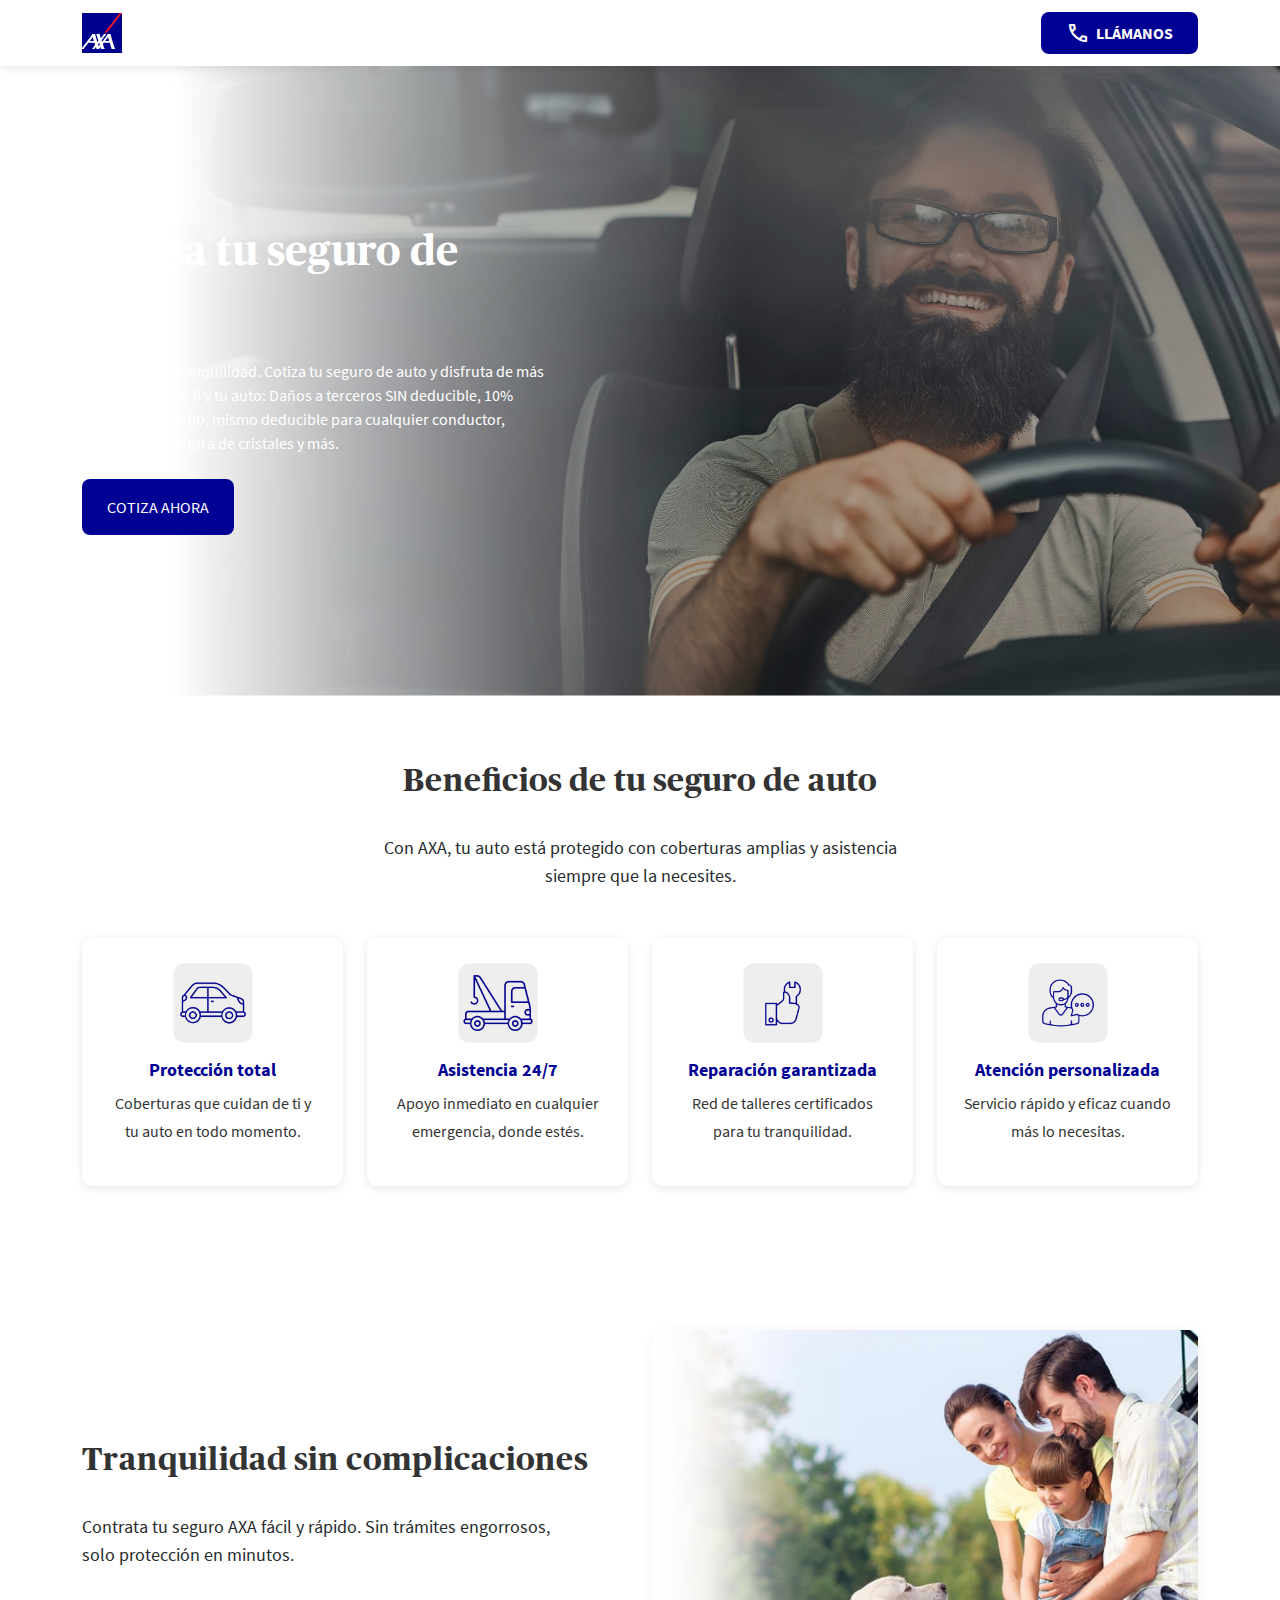
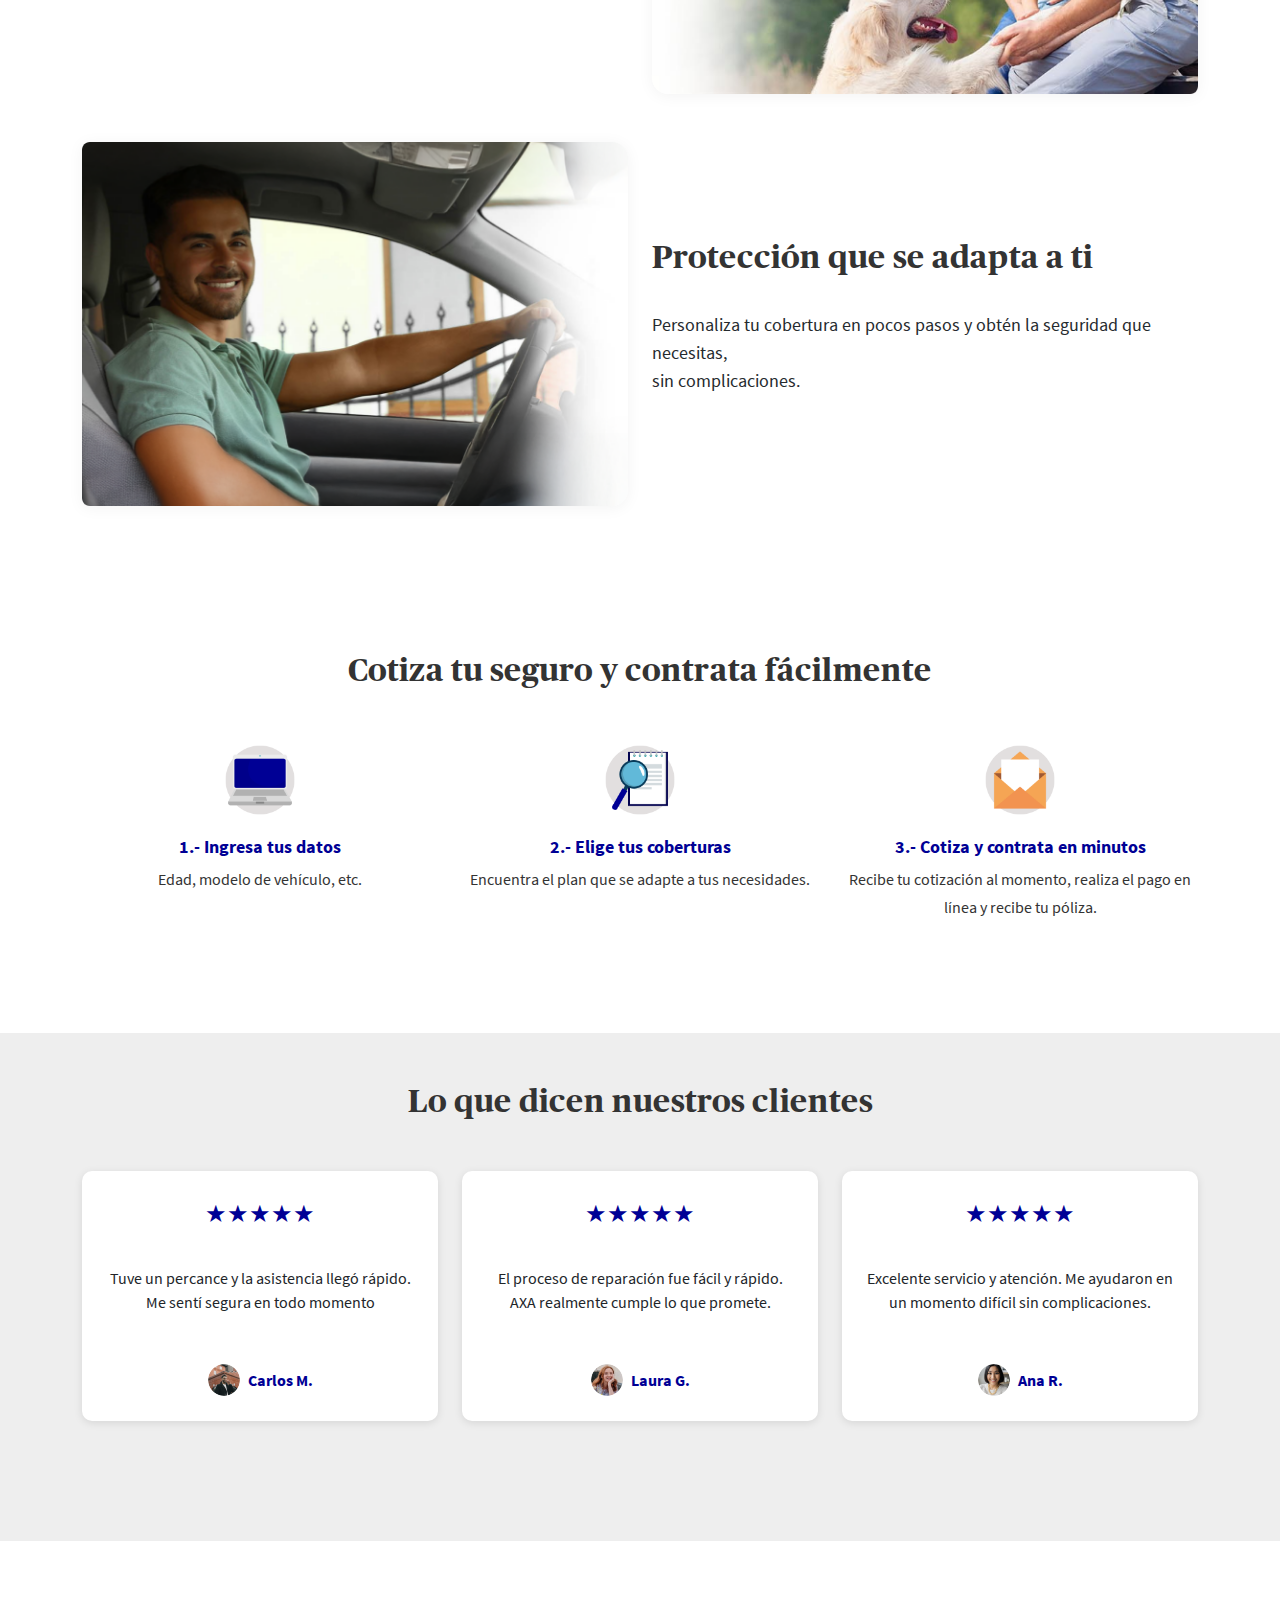
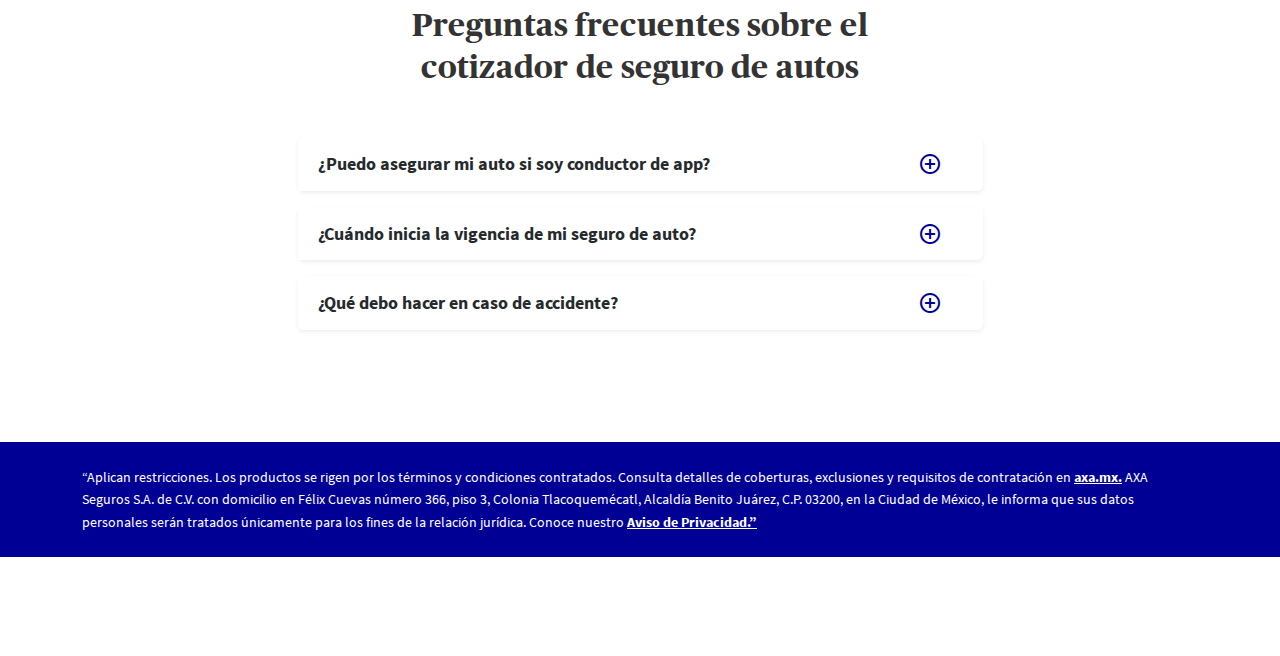
<file: index.html>
<!DOCTYPE html>
<html lang="es">

<head>
    <meta charset="UTF-8">
    <meta name="viewport" content="width=device-width, initial-scale=1.0">
    <title>AXA Cotizador Seguro Auto</title>

    <!-- CSS de Bootstrap 5.3 -->
    <link href="css/bootstrap.min.css" rel="stylesheet">
    <link href="css/style.css" rel="stylesheet">

    <link href="https://fonts.googleapis.com/css2?family=Material+Symbols+Outlined" rel="stylesheet">

    <link rel="stylesheet" href="https://cdn.jsdelivr.net/npm/swiper@10/swiper-bundle.min.css" />
    <link rel="icon" href="https://axa.mx/o/axa-mx-theme/images/favicon.ico" type="image/x-icon">


</head>

<body>

    <header>
        <nav class="navbar bg-white py-2 shadow-custom">
            <div class="container d-flex justify-content-between align-items-center flex-wrap">
                <!-- Logo CENTRADO en mobile -->
                <div class="w-100 d-flex justify-content-center d-md-none">
                    <a href="https://axa.mx/" class="navbar-brand" href="#">
                        <img src="assets/resources/logo-axa.svg" alt="AXA Logo" height="40">
                    </a>
                </div>
                <!-- Estructura DESKTOP -->
                <div class="d-none d-md-flex justify-content-between align-items-center w-100">
                    <a href="https://axa.mx/" class="navbar-brand" href="#">
                        <img src="assets/resources/logo-axa.svg" alt="AXA Logo" height="40">
                    </a>
                    <a href="tel:5551693074" class="btn btn-call d-flex align-items-center">
                        <span class="material-symbols-outlined">call</span>
                        LLÁMANOS
                    </a>
                    
                </div>
            </div>
        </nav>
    </header>

    <main>
        <section class="cotiza-section position-relative">
            <div
                class="container position-relative py-5 d-flex align-items-center flex-column flex-md-row desktop-hight">
                <div class="col-md-6 col-lg-5 text-white text-md-start text-center">
                    <h1 class="text-header">
                        Cotiza tu seguro de auto
                    </h1>
                    <p class="mb-4 text-subtitle">
                        Conduce con tranquilidad. Cotiza tu seguro de auto y disfruta de más protección para ti y tu
                        auto:
                        Daños a terceros SIN deducible, 10% deducible en robo, mismo deducible para cualquier conductor,
                        cobertura en rotura de cristales y más.
                    </p>
                    <a href="form.html" class="btn btn-high px-4 py-2 d-none d-md-inline-flex">COTIZA AHORA</a>
                </div>
            </div>
        </section>
        <section class="benefits-section py-5 mt-3 mb-3">
            <div class="container">
                <h2 class="text-benefits">
                    Beneficios de tu seguro de auto
                </h2>


                <p class="mb-5 text-normal-axa">
                    Con AXA, tu auto está protegido con coberturas amplias y asistencia
                    <span class="d-none d-md-inline"><br></span>
                    siempre que la necesites.
                </p>

                <!-- Swiper Mobile -->
                <div class="swiper benefits-swiper d-md-none">
                    <div class="swiper-wrapper">

                        <!-- Slide 1 -->
                        <div class="swiper-slide">
                            <div class="card benefit-card text-center">
                                <img src="assets/resources/proteccion-total.png" class="mb-3 mx-auto d-block"
                                    alt="Protección total" width="80">
                                <h5 class="text-header-card">Protección total</h5>
                                <p class="text-card">Coberturas que cuidan de ti y tu auto en todo momento.</p>
                            </div>
                        </div>

                        <!-- Slide 2 -->
                        <div class="swiper-slide">
                            <div class="card benefit-card text-center">
                                <img src="assets/resources/asistencia.png" class="mb-3 mx-auto d-block"
                                    alt="Protección total" width="80">
                                <h5 class="text-header-card">Asistencia 24/7</h5>
                                <p class="text-card">Apoyo inmediato en cualquier emergencia, donde estés.</p>
                            </div>
                        </div>

                        <!-- Slide 3 -->
                        <div class="swiper-slide">
                            <div class="card benefit-card text-center">
                                <img src="assets/resources/reparacion-garantizada.png" class="mb-3 mx-auto d-block"
                                    alt="Protección total" width="80">
                                <h5 class="text-header-card">Reparación garantizada</h5>
                                <p class="text-card">Red de talleres certificados para tu tranquilidad.</p>
                            </div>
                        </div>

                        <!-- Slide 4 -->
                        <div class="swiper-slide">
                            <div class="card benefit-card text-center">
                                <img src="assets/resources/asistencia-personalizada.png" class="mb-3 mx-auto d-block"
                                    alt="Protección total" width="80">
                                <h5 class="text-header-card">Atención personalizada</h5>
                                <p class="text-card">Servicio rápido y eficaz cuando más lo necesitas.</p>
                            </div>
                        </div>

                    </div>

                    <!-- Controles mobile -->
                    <div class=" mt-4">
                        <div class="d-flex justify-content-between">
                            <div class="d-flex ">
                                <div class="benefits-controls ">
                                    <div class="swiper-pagination"></div>
                                </div>

                            </div>
                            <div class="nav-buttons d-flex gap-2">
                                <button class="custom-prev">
                                    <span class="material-symbols-outlined">chevron_left</span>
                                </button>
                                <button class="custom-next">
                                    <span class="material-symbols-outlined">chevron_right</span>
                                </button>
                            </div>
                        </div>
                    </div>
                </div>

                <!-- Grid Desktop -->
                <div class="row d-none d-md-flex">
                    <div class="col-md-3">
                        <div class="card benefit-card text-center">
                            <img src="assets/resources/proteccion-total.png" class="mb-3 mx-auto d-block"
                                alt="Protección total" width="80">
                            <h5 class="text-header-card">Protección total</h5>
                            <p class="text-card">Coberturas que cuidan de ti y tu auto en todo momento.</p>
                        </div>
                    </div>

                    <div class="col-md-3">
                        <div class="card benefit-card text-center">
                            <img src="assets/resources/asistencia.png" class="mb-3 mx-auto d-block"
                                alt="Protección total" width="80">
                            <h5 class="text-header-card">Asistencia 24/7</h5>
                            <p class="text-card">Apoyo inmediato en cualquier emergencia, donde estés.</p>
                        </div>
                    </div>

                    <div class="col-md-3">
                        <div class="card benefit-card text-center">
                            <img src="assets/resources/reparacion-garantizada.png" class="mb-3 mx-auto d-block"
                                alt="Protección total" width="80">
                            <h5 class="text-header-card">Reparación garantizada</h5>
                            <p class="text-card">Red de talleres certificados para tu tranquilidad.</p>
                        </div>
                    </div>

                    <div class="col-md-3">
                        <div class="card benefit-card text-center">
                            <img src="assets/resources/asistencia-personalizada.png" class="mb-3 mx-auto d-block"
                                alt="Protección total" width="80">
                            <h5 class="text-header-card">Atención personalizada</h5>
                            <p class="text-card">Servicio rápido y eficaz cuando más lo necesitas.</p>
                        </div>
                    </div>
                </div>

            </div>
        </section>
        <section class="section-easy py-5 mt-5 mb-3">
            <div class="container">

                <!-- Fila 1 -->
                <div class="row align-items-center mb-5">
                    <!-- Texto -->
                    <div class="col-md-6 mb-4 mb-md-0">
                        <h2 class="text-start text-benefits">
                            Tranquilidad sin complicaciones
                        </h2>
                        <p class="text-start text-normal-axa">
                            Contrata tu seguro AXA fácil y rápido. Sin trámites engorrosos,
                            <span class="d-none d-md-inline"><br></span>
                            solo protección en minutos.
                        </p>
                    </div>
                    <!-- Imagen -->
                    <div class="col-md-6 text-center text-md-end">
                        <img src="assets/resources/tranquilidad-sin-complicaciones.png" alt="Familia feliz"
                            class="img-fluid rounded-end custom-img-shadow" loading="lazy">
                    </div>
                </div>

                <!-- Fila 2 (nueva) -->
                <div class="row align-items-center flex-md-row-reverse">
                    <!-- Texto -->
                    <div class="col-md-6 mb-4 mb-md-0">
                        <h2 class="text-start text-benefits">
                            Protección que se adapta a ti
                        </h2>
                        <p class="text-start text-normal-axa">
                            Personaliza tu cobertura en pocos pasos y obtén la seguridad que necesitas,
                            <span class="d-none d-md-inline"><br></span>
                            sin complicaciones.
                        </p>
                    </div>
                    <!-- Imagen -->
                    <div class="col-md-6 text-center text-md-start">
                        <img src="assets/resources/proteccion-que-se-adapta-a-ti.png" alt="Conductor sonriente"
                            class="img-fluid rounded-start custom-img-shadow" loading="lazy">
                    </div>
                </div>
            </div>
        </section>
        <section class="section-easy py-5 mt-5 mb-3">
            <div class="container">

                <!-- Título y subtítulo -->
                <div class="text-center mb-5">
                    <h2 class="text-benefits">Cotiza tu seguro y contrata fácilmente</h2>
                
                </div>

                <!-- Cards -->
                <div class="row text-center">
                    <!-- Paso 1 -->
                    <div class="col-md-4 mb-5 mb-md-0">
                        <img src="assets/resources/ingresa-tus-datos.png" alt="Icono datos" width="80"
                            class="mb-3 mx-auto d-block">
                        <h5 class="text-header-card">1.- Ingresa tus datos</h5>
                        <p class="text-card">Edad, modelo de vehículo, etc.</p>
                    </div>

                    <!-- Paso 2 -->
                    <div class="col-md-4 mb-5 mb-md-0">
                        <img src="assets/resources/elige-tus-coberturas.png" alt="Icono coberturas" width="80"
                            class="mb-3 mx-auto d-block">
                        <h5 class="text-header-card">2.- Elige tus coberturas</h5>
                        <p class="text-card">Encuentra el plan que se adapte a tus necesidades.</p>
                    </div>

                    <!-- Paso 3 -->
                    <div class="col-md-4">
                        <img src="assets/resources/cotiza-y-contrata.png" alt="Icono cotiza" width="80"
                            class="mb-3 mx-auto d-block">
                        <h5 class="text-header-card">3.- Cotiza y contrata en minutos</h5>
                        <p class="text-card">Recibe tu cotización al momento, realiza el pago en línea y recibe tu
                            póliza.</p>
                    </div>
                </div>
            </div>
        </section>
        <section class="section-easy bg-light py-5 mt-5 mb-3 ">
            <div class="container">

                <!-- Título -->
                <h2 class="text-benefits text-center mb-5">Lo que dicen nuestros clientes</h2>

                <!-- Slider en mobile -->
                <div class="swiper testimonials-swiper d-md-none">
                    <div class="swiper-wrapper">

                        <!-- Slide 1 -->
                        <div class="swiper-slide">
                            <div class="card testimonial-card text-center p-4">
                                <div class="stars mb-3">
                                    ★★★★★
                                </div>
                                <p>Tuve un percance y la asistencia llegó rápido. Me sentí segura en todo momento</p>
                                <div class="d-flex align-items-center justify-content-center mt-3">
                                    <img src="assets/resources/testimonio-1.png" alt="Carlos M."
                                        class="rounded-circle me-2" width="32" height="32">
                                    <strong class="name-text">Carlos M.</strong>
                                </div>
                            </div>
                        </div>

                        <!-- Slide 2 -->
                        <div class="swiper-slide">
                            <div class="card testimonial-card text-center p-4">
                                <div class="stars mb-3">
                                    ★★★★★
                                </div>
                                <p>El proceso de reparación fue fácil y rápido. AXA realmente cumple lo que promete.</p>
                                <div class="d-flex align-items-center justify-content-center mt-3">
                                    <img src="assets/resources/testimonio-2.png" alt="Laura G."
                                        class="rounded-circle me-2" width="32" height="32">
                                    <strong class="name-text">Laura G.</strong>
                                </div>
                            </div>
                        </div>

                        <!-- Slide 3 -->
                        <div class="swiper-slide">
                            <div class="card testimonial-card text-center p-4">
                                <div class="stars mb-3">
                                    ★★★★★
                                </div>
                                <p>Excelente servicio y atención. Me ayudaron en un momento difícil sin complicaciones.
                                </p>
                                <div class="d-flex align-items-center justify-content-center mt-3">
                                    <img src="assets/resources/testimonio-3.png" alt="Ana R."
                                        class="rounded-circle me-2" width="32" height="32">
                                    <strong class="name-text">Ana R.</strong>
                                </div>
                            </div>
                        </div>

                    </div>

                    <!-- Controles mobile -->
                    <div class=" mt-4">
                        <div class="d-flex justify-content-between">
                            <div class="d-flex ">
                                <div class="benefits-controls ">
                                    <div class="swiper-pagination"></div>
                                </div>

                            </div>
                            <div class="nav-buttons d-flex gap-2">
                                <button class="custom-prev">
                                    <span class="material-symbols-outlined">chevron_left</span>
                                </button>
                                <button class="custom-next">
                                    <span class="material-symbols-outlined">chevron_right</span>
                                </button>
                            </div>
                        </div>
                    </div>
                </div>

                <!-- Grid Desktop -->
                <div class="row d-none d-md-flex justify-content-center">
                    <div class="col-md-4">
                        <div class="card testimonial-card text-center p-4 mb-4">
                            <div class="stars mb-3">
                                ★★★★★
                            </div>
                            <p>Tuve un percance y la asistencia llegó rápido. Me sentí segura en todo momento</p>
                            <div class="d-flex align-items-center justify-content-center mt-3">
                                <img src="assets/resources/testimonio-1.png" alt="Carlos M." class="rounded-circle me-2"
                                    width="32" height="32">
                                <strong class="name-text">Carlos M.</strong>
                            </div>
                        </div>
                    </div>

                    <div class="col-md-4">
                        <div class="card testimonial-card text-center p-4 mb-4">
                            <div class="stars mb-3 ">
                                ★★★★★
                            </div>
                            <p>El proceso de reparación fue fácil y rápido. AXA realmente cumple lo que promete.</p>
                            <div class="d-flex align-items-center justify-content-center mt-3">
                                <img src="assets/resources/testimonio-2.png" alt="Laura G." class="rounded-circle me-2"
                                    width="32" height="32">
                                <strong class="name-text">Laura G.</strong>
                            </div>
                        </div>
                    </div>

                    <div class="col-md-4">
                        <div class="card testimonial-card text-center p-4 mb-4">
                            <div class="stars mb-3">
                                ★★★★★
                            </div>
                            <p>Excelente servicio y atención. Me ayudaron en un momento difícil sin complicaciones.</p>
                            <div class="d-flex align-items-center justify-content-center mt-3">
                                <img src="assets/resources/testimonio-3.png" alt="Ana R." class="rounded-circle me-2"
                                    width="32" height="32">
                                <strong class="name-text">Ana R.</strong>
                            </div>
                        </div>
                    </div>
                </div>

            </div>
            <br>
            <br>
        </section>
        <section class=" py-5 mt-1">
            <div class="container">
                <h2 class="text-benefits text-center mb-5">
                    Preguntas frecuentes sobre el <br>cotizador de seguro de autos
                </h2>

                <div class="accordion accordion-faq" id="accordionFaq">

                    <!-- Pregunta 1 -->
                    <div class="accordion-item mb-3 border-0 shadow-sm rounded">
                        <h2 class="accordion-header">
                            <button class="accordion-button collapsed d-flex justify-content-between align-items-center"
                                type="button" data-bs-toggle="collapse" data-bs-target="#faq1" aria-expanded="false"
                                aria-controls="faq1">
                                ¿Puedo asegurar mi auto si soy conductor de app?
                                <span class="material-symbols-outlined ms-auto rotate-icon">add_circle</span>
                            </button>
                        </h2>
                        <div id="faq1" class="accordion-collapse collapse" data-bs-parent="#accordionFaq">
                            <div class="accordion-body">
                                Sí. En AXA contamos con un seguro integral, especialmente diseñado para los conductores
                                de app.
                                Puedes <a href="https://axa.mx/seguro-de-auto/socios-conductores-uber" class="faq-link">conocer más aquí</a>.
                            </div>
                        </div>
                    </div>

                    <!-- Pregunta 2 -->
                    <div class="accordion-item mb-3 border-0 shadow-sm rounded">
                        <h2 class="accordion-header">
                            <button class="accordion-button collapsed d-flex justify-content-between align-items-center"
                                type="button" data-bs-toggle="collapse" data-bs-target="#faq2" aria-expanded="false"
                                aria-controls="faq2">
                                ¿Cuándo inicia la vigencia de mi seguro de auto?
                                <span class="material-symbols-outlined ms-auto rotate-icon">add_circle</span>
                            </button>
                        </h2>
                        <div id="faq2" class="accordion-collapse collapse" data-bs-parent="#accordionFaq">
                            <div class="accordion-body">
                                La vigencia de tu seguro inicia en la fecha que se estipula en la Carátula de Póliza.
                            </div>
                        </div>
                    </div>

                    <!-- Pregunta 3 -->
                    <div class="accordion-item mb-3 border-0 shadow-sm rounded">
                        <h2 class="accordion-header">
                            <button class="accordion-button collapsed d-flex justify-content-between align-items-center"
                                type="button" data-bs-toggle="collapse" data-bs-target="#faq3" aria-expanded="false"
                                aria-controls="faq3">
                                ¿Qué debo hacer en caso de accidente?
                                <span class="material-symbols-outlined ms-auto rotate-icon">add_circle</span>
                            </button>
                        </h2>
                        <div id="faq3" class="accordion-collapse collapse" data-bs-parent="#accordionFaq">
                            <div class="accordion-body">
                                Puedes reportar tu accidente marcando *AXA o al 800 911 1292 opción 1.<br>
                                Ten a la mano tu número de póliza. Si no lo tienes, también puedes brindarnos el nombre
                                del asegurado, las placas o el número de serie del vehículo.<br>
                                Al finalizar la llamada, recibirás un SMS con el número de siniestro y el nombre del
                                ajustador asignado.<br>
                                Permanece en el lugar del incidente hasta que llegue el ajustador, a menos que una
                                autoridad te indique lo contrario o te encuentres en una zona de riesgo.
                            </div>
                        </div>
                    </div>

                </div>
                <br><br>
            </div>
        </section>
    </main>
    <footer class="footer-legal py-4">
        <div class="container">
            <p class="footer-text m-0">
                “Aplican restricciones. Los productos se rigen por los términos y condiciones contratados. Consulta
                detalles de coberturas, exclusiones y requisitos de contratación en
                <a href="https://axa.mx/" target="_blank" class="footer-link">axa.mx.</a>
                AXA Seguros S.A. de C.V. con domicilio en Félix Cuevas número 366, piso 3, Colonia Tlacoquemécatl,
                Alcaldía Benito Juárez, C.P. 03200, en la Ciudad de México, le informa que sus datos personales serán
                tratados únicamente para los fines de la relación jurídica. Conoce nuestro
                <a href="https://axa.mx/aviso-de-privacidad" target="_blank" class="footer-link">Aviso de
                    Privacidad.”</a>
            </p>
        </div>
    </footer>


    <a href="tel:5551693074" class="float-button-expand scroll-visible-desktop" aria-label="Llámanos">
        <span class="material-symbols-outlined">call</span>
        <span class="float-label">LLÁMANOS</span>
      </a>
      
      
      <div class="bottom-navigation scroll-visible-desktop">
        <a href="form.html" class="btn btn-high px-4 py-2 btn-call-fixed">COTIZA AHORA</a>
      </div>
      


    <!-- JS de Bootstrap 5.3 (Popper incluido) -->
    <script src="js/bootstrap.min.js"></script>
    <script src="https://cdn.jsdelivr.net/npm/swiper@10/swiper-bundle.min.js"></script>

    <script>
        // Swiper de beneficios (ya lo tienes)
        const benefitsSwiper = new Swiper('.benefits-swiper', {
            slidesPerView: 1.2,
            spaceBetween: 16,
            pagination: {
                el: '.benefits-swiper .swiper-pagination',
                clickable: true
            },
            navigation: {
                nextEl: '.benefits-swiper .custom-next',
                prevEl: '.benefits-swiper .custom-prev'
            },
            breakpoints: {
                768: { slidesPerView: 2 },
                992: { slidesPerView: 4 }
            }
        });

        // 🆕 Swiper de testimonios
        const testimonialsSwiper = new Swiper('.testimonials-swiper', {
            slidesPerView: 1.1,
            spaceBetween: 16,
            pagination: {
                el: '.testimonials-swiper .swiper-pagination',
                clickable: true
            },
            navigation: {
                nextEl: '.testimonials-swiper .custom-next',
                prevEl: '.testimonials-swiper .custom-prev'
            }
        });
    </script>
    <script>
        window.addEventListener('scroll', () => {
          const triggerPoint = window.innerHeight * .3; 
          const elements = document.querySelectorAll('.scroll-visible-desktop');
      
          elements.forEach(el => {
            if (window.scrollY > triggerPoint) {
              el.classList.add('show-on-scroll');
            } else {
              el.classList.remove('show-on-scroll');
            }
          });
        });
      </script>
      

    


</body>

</html>
</file>
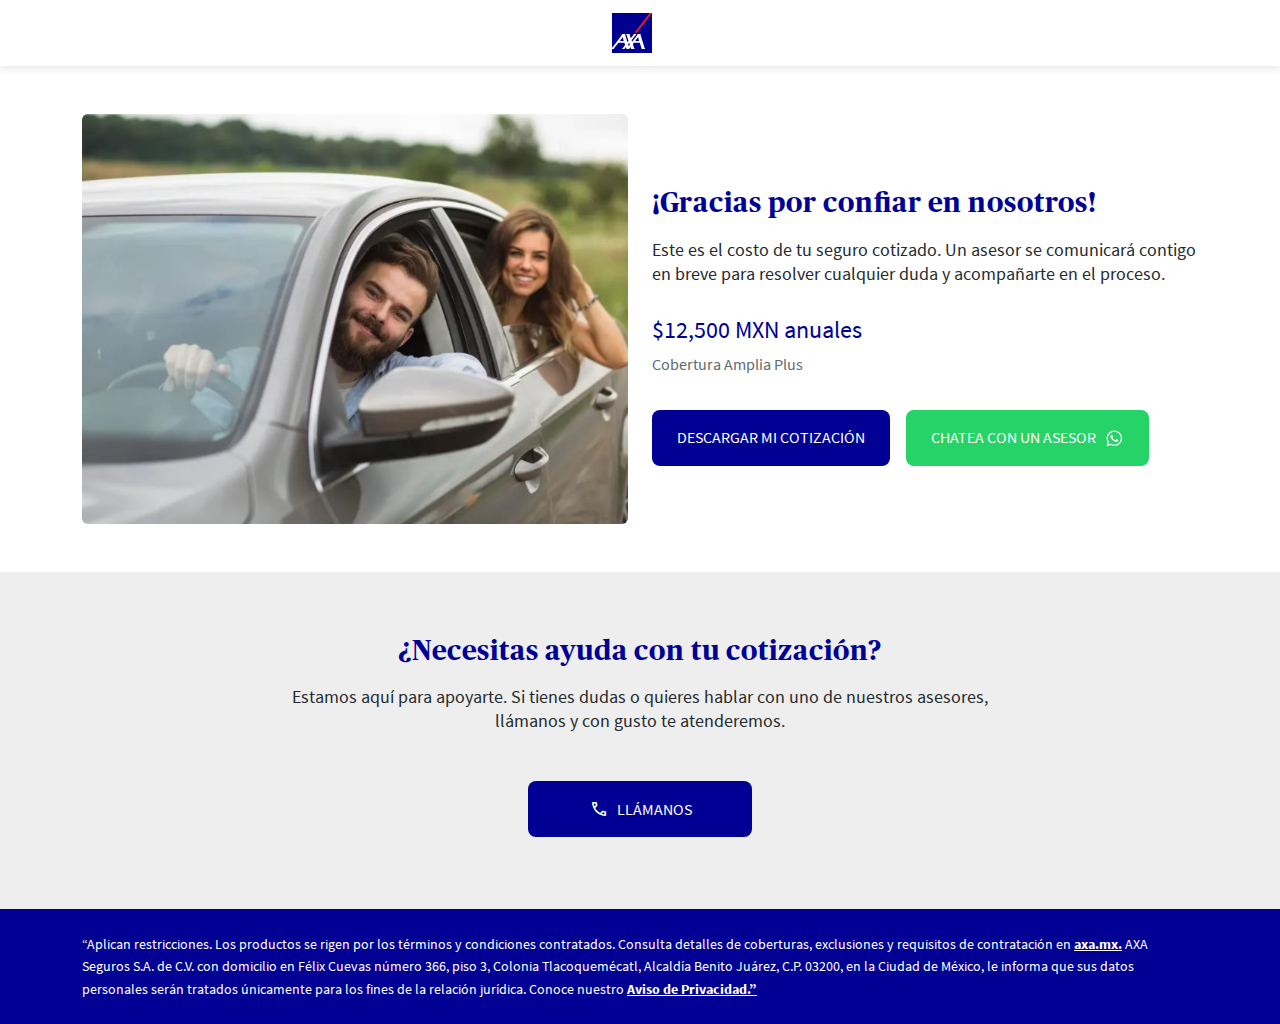
<file: agradecimiento-con-costo.html>
<!DOCTYPE html>
<html lang="es">

<head>
     <meta charset="UTF-8">
     <meta name="viewport" content="width=device-width, initial-scale=1.0">
     <title>AXA Cotizador Seguro Auto</title>

     <!-- CSS de Bootstrap 5.3 -->
     <link href="css/bootstrap.min.css" rel="stylesheet">
     <link href="css/style.css" rel="stylesheet">
     <link href="css/forms.css" rel="stylesheet">
     <link href="https://fonts.googleapis.com/css2?family=Material+Symbols+Rounded:FILL@0;1&display=swap"
          rel="stylesheet">
     <link href="https://fonts.googleapis.com/css2?family=Material+Symbols+Outlined" rel="stylesheet">

     <link rel="icon" href="https://axa.mx/o/axa-mx-theme/images/favicon.ico" type="image/x-icon">


</head>

<body class="d-flex flex-column min-vh-100 body-grey">

     <header>
          <nav class="navbar bg-white py-2 shadow-custom">
               <div class="container d-flex justify-content-center align-items-center">
                    <a href="https://axa.mx/" class="navbar-brand">
                         <img src="assets/resources/logo-axa.svg" alt="AXA Logo" height="40">
                    </a>
               </div>
          </nav>
     </header>


     <main class="flex-grow-1">
          <section class="py-5 section-white">
               <div class="container">
                    <div class="row align-items-center">
          
                         <!-- Imagen -->
                         <div class="col-md-6 mb-4 mb-md-0 text-center">
                              <img src="assets/resources/gracias-por-confiar-en-axa-mobile.jpg" alt="Gracias"
                                   class="img-fluid rounded">
                         </div>
          
                         <!-- Texto y botones -->
                         <div class="col-md-6 text-center text-md-start">
                              <h2 class="text-head-ty">¡Gracias por confiar en nosotros!</h2>
                              <p class="mb-4 text-body-ty">Este es el costo de tu seguro cotizado. Un asesor se comunicará contigo en breve para resolver cualquier duda y acompañarte en el proceso.</p>
                                   <p class="con-costo">$12,500 MXN anuales</p>
                                   <p class="con-costo-body">Cobertura Amplia Plus</p>
                              <div class="d-flex flex-column flex-sm-row justify-content-center justify-content-md-start gap-3">
                                   <a href="#" class="btn btn-high">DESCARGAR MI COTIZACIÓN</a>
                                   <a href="https://wa.me/52XXXXXXXXXX" target="_blank" class="btn btn-whats">
                                        <span class="me-2">CHATEA CON UN ASESOR</span>
                                        <img src="assets/resources/icon-whatsapp.svg" alt="WhatsApp"
                                             style="width: 20px; height: 20px;">
                                   </a>
                              </div>
                         </div>
                       
          
                    </div>
               </div>
          </section> 
          <section class="py-5 bg-light-custom text-center">
               <div class="container">
                 <h2 class="need-ty-text mb-3">¿Necesitas ayuda con tu cotización?</h2>
                 <p class="body-text-need mb-5">
                   Estamos aquí para apoyarte. Si tienes dudas o quieres hablar con uno de nuestros asesores,<br class="d-none d-md-block">
                   llámanos y con gusto te atenderemos.
                 </p>
                
             
                 <a href="tel:5551693074" class="btn btn-responsive-2 btn-high px-4 py-3 d-inline-flex align-items-center gap-2">
                   <span class="material-symbols-rounded" style="font-size: 20px;">call</span>
                   LLÁMANOS
                 </a>
                 <br>
                 <br>
               </div>
             </section>
             
             
     </main>

     <footer class="footer-legal-2 py-4">
          <div class="container">
               <p class="footer-text m-0">
                    “Aplican restricciones. Los productos se rigen por los términos y condiciones contratados. Consulta
                    detalles de coberturas, exclusiones y requisitos de contratación en
                    <a href="https://axa.mx/" target="_blank" class="footer-link">axa.mx.</a>
                    AXA Seguros S.A. de C.V. con domicilio en Félix Cuevas número 366, piso 3, Colonia Tlacoquemécatl,
                    Alcaldía Benito Juárez, C.P. 03200, en la Ciudad de México, le informa que sus datos personales
                    serán
                    tratados únicamente para los fines de la relación jurídica. Conoce nuestro
                    <a href="https://axa.mx/aviso-de-privacidad" target="_blank" class="footer-link">Aviso de
                         Privacidad.”</a>
               </p>
          </div>
     </footer>

</body>

</html>
</file>
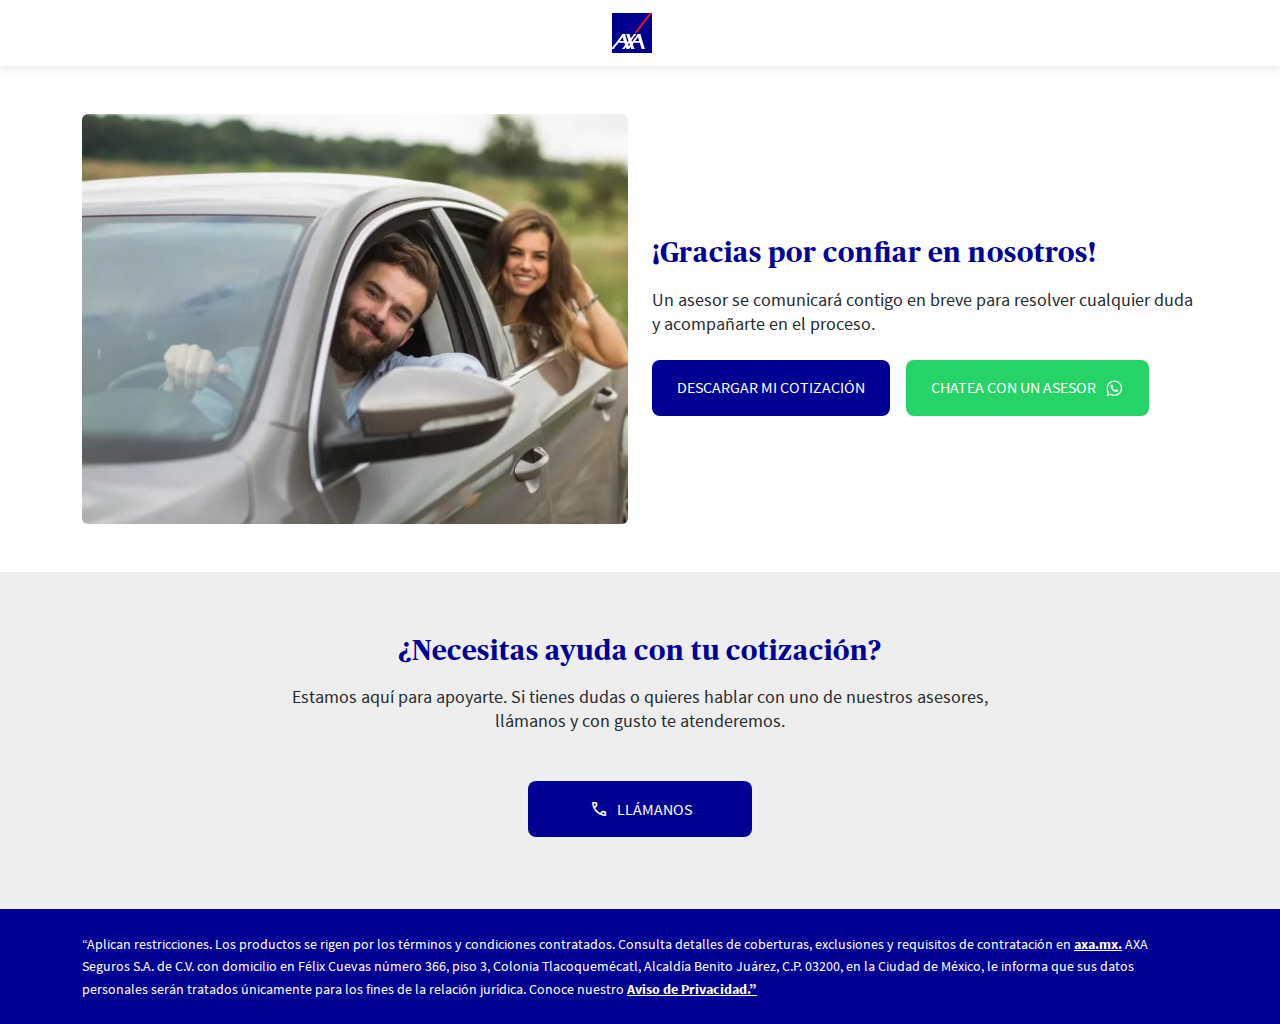
<file: agradecimiento-sin-costo.html>
<!DOCTYPE html>
<html lang="es">

<head>
     <meta charset="UTF-8">
     <meta name="viewport" content="width=device-width, initial-scale=1.0">
     <title>AXA Cotizador Seguro Auto</title>

     <!-- CSS de Bootstrap 5.3 -->
     <link href="css/bootstrap.min.css" rel="stylesheet">
     <link href="css/style.css" rel="stylesheet">
     <link href="css/forms.css" rel="stylesheet">
     <link href="https://fonts.googleapis.com/css2?family=Material+Symbols+Rounded:FILL@0;1&display=swap"
          rel="stylesheet">
     <link href="https://fonts.googleapis.com/css2?family=Material+Symbols+Outlined" rel="stylesheet">

     <link rel="icon" href="https://axa.mx/o/axa-mx-theme/images/favicon.ico" type="image/x-icon">


</head>

<body class="d-flex flex-column min-vh-100">

     <header>
          <nav class="navbar bg-white py-2 shadow-custom">
               <div class="container d-flex justify-content-center align-items-center">
                    <a href="https://axa.mx/" class="navbar-brand">
                         <img src="assets/resources/logo-axa.svg" alt="AXA Logo" height="40">
                    </a>
               </div>
          </nav>
     </header>


     <main class="flex-grow-1">
          <section class="py-5">
               <div class="container">
                    <div class="row align-items-center">
          
                         <!-- Imagen -->
                         <div class="col-md-6 mb-4 mb-md-0 text-center">
                              <img src="assets/resources/gracias-por-confiar-en-axa-mobile.jpg" alt="Gracias"
                                   class="img-fluid rounded">
                         </div>
          
                         <!-- Texto y botones -->
                         <div class="col-md-6 text-center text-md-start">
                              <h2 class="text-head-ty">¡Gracias por confiar en nosotros!</h2>
                              <p class="mb-4 text-body-ty">Un asesor se comunicará contigo en breve para resolver cualquier duda y
                                   acompañarte en el proceso.</p>
                              <div class="d-flex flex-column flex-sm-row justify-content-center justify-content-md-start gap-3">
                                   <a href="#" class="btn btn-high">DESCARGAR MI COTIZACIÓN</a>
                                   <a href="https://wa.me/52XXXXXXXXXX" target="_blank" class="btn btn-whats">
                                        <span class="me-2">CHATEA CON UN ASESOR</span>
                                        <img src="assets/resources/icon-whatsapp.svg" alt="WhatsApp"
                                             style="width: 20px; height: 20px;">
                                   </a>
                              </div>
                         </div>
                       
          
                    </div>
               </div>
          </section> 
          <section class="py-5 bg-light-custom text-center">
               <div class="container">
                 <h2 class="need-ty-text mb-3">¿Necesitas ayuda con tu cotización?</h2>
                 <p class="body-text-need mb-5">
                   Estamos aquí para apoyarte. Si tienes dudas o quieres hablar con uno de nuestros asesores,<br class="d-none d-md-block">
                   llámanos y con gusto te atenderemos.
                 </p>
             
                 <a href="tel:5551693074" class="btn btn-responsive-2 btn-high px-4 py-3 d-inline-flex align-items-center gap-2">
                   <span class="material-symbols-rounded" style="font-size: 20px;">call</span>
                   LLÁMANOS
                 </a>
                 <br>
                 <br>
               </div>
             </section>
             
             
     </main>

     <footer class="footer-legal-2 py-4">
          <div class="container">
               <p class="footer-text m-0">
                    “Aplican restricciones. Los productos se rigen por los términos y condiciones contratados. Consulta
                    detalles de coberturas, exclusiones y requisitos de contratación en
                    <a href="https://axa.mx/" target="_blank" class="footer-link">axa.mx.</a>
                    AXA Seguros S.A. de C.V. con domicilio en Félix Cuevas número 366, piso 3, Colonia Tlacoquemécatl,
                    Alcaldía Benito Juárez, C.P. 03200, en la Ciudad de México, le informa que sus datos personales
                    serán
                    tratados únicamente para los fines de la relación jurídica. Conoce nuestro
                    <a href="https://axa.mx/aviso-de-privacidad" target="_blank" class="footer-link">Aviso de
                         Privacidad.”</a>
               </p>
          </div>
     </footer>

</body>

</html>
</file>
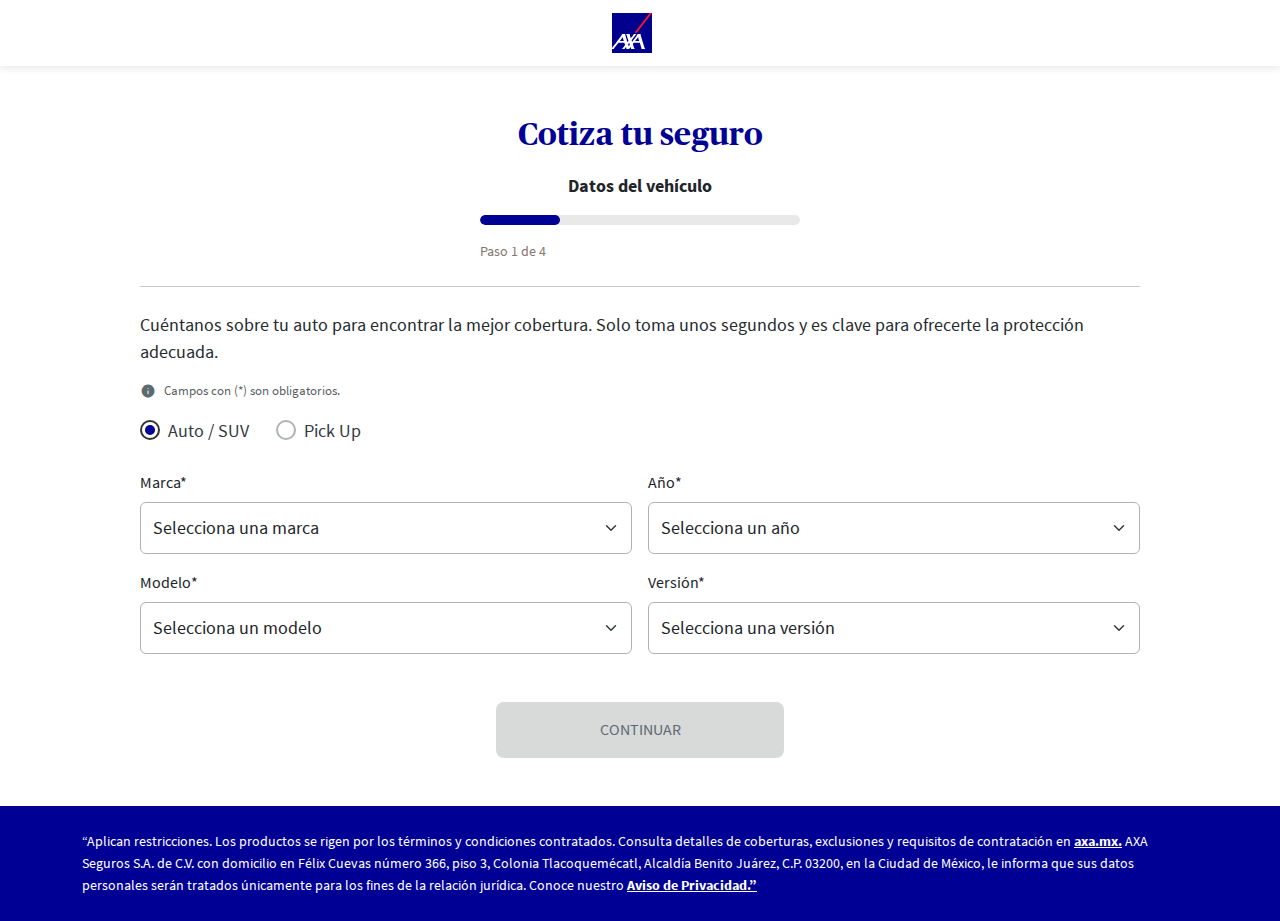
<file: form.html>
<!DOCTYPE html>
<html lang="es">

<head>
     <meta charset="UTF-8">
     <meta name="viewport" content="width=device-width, initial-scale=1.0">
     <title>AXA Cotizador Seguro Auto</title>

     <!-- CSS de Bootstrap 5.3 -->
     <link href="css/bootstrap.min.css" rel="stylesheet">
     <link href="css/style.css" rel="stylesheet">
     <link href="css/forms.css" rel="stylesheet">
     <link href="https://fonts.googleapis.com/css2?family=Material+Symbols+Rounded:FILL@0;1&display=swap"
          rel="stylesheet">
     <link href="https://fonts.googleapis.com/css2?family=Material+Symbols+Outlined" rel="stylesheet">

     <link rel="icon" href="https://axa.mx/o/axa-mx-theme/images/favicon.ico" type="image/x-icon">


</head>

<body class="d-flex flex-column min-vh-100">

     <header>
          <nav class="navbar bg-white py-2 shadow-custom">
               <div class="container d-flex justify-content-center align-items-center">
                    <a href="https://axa.mx/" class="navbar-brand">
                         <img src="assets/resources/logo-axa.svg" alt="AXA Logo" height="40">
                    </a>
               </div>
          </nav>
     </header>


     <main class="flex-grow-1">
          <section class="form-step py-5">
               <div class="container">
                    <div class="form-wrapper mx-auto">
                         
                         <div class="step step-1">
                              <!-- Título -->
                              <h2 class="text-form-header mb-2">Cotiza tu seguro</h2>
                              <p class="date-autos  mb-3 mt-3">Datos del vehículo</p>
                         
                              <!-- Progreso -->
                              <div class="progress-step-wrapper mx-auto">
                                   <div class="progress mb-2 mt-3" style="height: 6px;">
                                        <div class="progress-bar" role="progressbar" style="width: 25%; background-color: #000095;">
                                        </div>
                                   </div>
                                   <p class="text-start mb-4 text-step mt-3">Paso 1 de 4</p>
                              </div>
                              <hr class="mb-4">
                              <!-- Descripción -->
                              <p class="text-forms-p ">
                                   Cuéntanos sobre tu auto para encontrar la mejor cobertura. Solo toma unos segundos y
                                   es
                                   clave para ofrecerte la protección adecuada.
                              </p>
                         
                              <div class="mb-3 small d-flex align-items-center">
                                   <span class="material-symbols-rounded" style="
                                                              font-size: 16px;margin-right:8px;
                                                              color: #5E6A71;
                                                              font-variation-settings: 'FILL' 1;">info</span>
                         
                                   <span class="text-muted">Campos con (*) son obligatorios.</span>
                              </div>
                         
                              <!-- Formulario -->
                              <form>
                                   <!-- Tipo de vehículo -->
                                   <div class="mb-4">
                                        <div class="form-check form-check-inline">
                                             <input class="form-check-input" type="radio" name="tipo" id="autoSUV" checked>
                                             <label class="form-check-label" for="autoSUV">Auto / SUV</label>
                                        </div>
                                        <div class="form-check form-check-inline">
                                             <input class="form-check-input" type="radio" name="tipo" id="pickup">
                                             <label class="form-check-label" for="pickup">Pick Up</label>
                                        </div>
                                   </div>
                         
                                   <!-- Marca y Año -->
                                   <div class="row g-3 mb-3">
                                        <div class="col-md-6">
                                             <label for="marca" class="form-label">Marca*</label>
                                             <select class="form-select" id="marca" required>
                                                  <option selected disabled>Selecciona una marca</option>
                                                  <option value="nissan">Nissan</option>
                                                  <option value="chevrolet">Chevrolet</option>
                                                  <option value="toyota">Toyota</option>
                                             </select>
                                        </div>
                                        <div class="col-md-6">
                                             <label for="anio" class="form-label">Año*</label>
                                             <select class="form-select" id="anio" required>
                                                  <option selected disabled>Selecciona un año</option>
                                                  <option>2024</option>
                                                  <option>2023</option>
                                                  <option>2022</option>
                                                  <option>2021</option>
                                             </select>
                                        </div>
                                   </div>
                         
                                   <!-- Modelo y Versión -->
                                   <div class="row g-3 mb-4">
                                        <div class="col-md-6">
                                             <label for="modelo" class="form-label">Modelo*</label>
                                             <select class="form-select" id="modelo" required>
                                                  <option selected disabled>Selecciona un modelo</option>
                                                  <option value="sentra">Sentra</option>
                                                  <option value="corolla">Corolla</option>
                                                  <option value="aveo">Aveo</option>
                                             </select>
                                        </div>
                                        <div class="col-md-6">
                                             <label for="version" class="form-label">Versión*</label>
                                             <select class="form-select" id="version" required>
                                                  <option selected disabled>Selecciona una versión</option>
                                                  <option value="base">Base</option>
                                                  <option value="sport">Sport</option>
                                                  <option value="premium">Premium</option>
                                             </select>
                                        </div>
                                   </div>
                         
                                   <!-- Botón continuar -->
                                   <div class="text-center mt-5">
                                        <button class="btn btn-high px-4 py-2 btn-call-fixed btn-next" data-next="2" type="button" disabled>
                                             CONTINUAR
                                        </button>
                                   </div>
                              </form>
                         
                         </div>
                         <div class="step step-2 d-none">
                              <!-- Título -->
                              <h2 class="text-form-header mb-2">Cotiza tu seguro</h2>
                              <p class="date-autos  mb-3 mt-3"> Datos del conductor</p>
                         
                              <!-- Progreso -->
                              <div class="progress-step-wrapper mx-auto">
                                   <div class="progress mb-2 mt-3" style="height: 6px;">
                                        <div class="progress-bar" role="progressbar" style="width: 50%; background-color: #000095;">
                                        </div>
                                   </div>
                                   <p class="text-start mb-4 text-step mt-3">Paso 2 de 4</p>
                              </div>
                              <hr class="mb-4">
                              <p class="text-forms-p">
                                   Queremos conocerte para brindarte un seguro hecho a tu medida. Completa estos datos y
                                   sigue avanzando sin complicaciones.
                              </p>
                         
                              <div class="mb-3 small d-flex align-items-center">
                                   <span class="material-symbols-rounded me-2"
                                        style="font-size: 16px; color: #5E6A71; font-variation-settings: 'FILL' 1;">info</span>
                                   <span class="text-muted">Campos con (*) son obligatorios.</span>
                              </div>
                         
                              <!-- Formulario Paso 2 -->
                              <form>
                                   <!-- Género -->
                                   <div class="mb-4">
                                        <div class="form-check form-check-inline">
                                             <input class="form-check-input" type="radio" name="genero" id="hombre" checked>
                                             <label class="form-check-label" for="hombre">Hombre</label>
                                        </div>
                                        <div class="form-check form-check-inline">
                                             <input class="form-check-input" type="radio" name="genero" id="mujer">
                                             <label class="form-check-label" for="mujer">Mujer</label>
                                        </div>
                                   </div>
                         
                                   <!-- Nombre, Apellido -->
                                   <div class="row g-3 mb-3">
                                        <div class="col-md-6">
                                             <label for="nombre" class="form-label">Nombre(s)*</label>
                                             <input type="text" class="form-control" id="nombre" placeholder="Nombre(s)" required>
                                             <div class="invalid-feedback">Este campo es obligatorio</div>
                                        </div>
                                        <div class="col-md-6">
                                             <label for="apellido1" class="form-label">Primer apellido*</label>
                                             <input type="text" class="form-control" id="apellido1" placeholder="Primer apellido" required>
                                             <div class="invalid-feedback">Este campo es obligatorio</div>
                                        </div>
                                   </div>
                         
                                   <div class="row g-3 mb-3">
                                        <div class="col-md-6">
                                             <label for="apellido2" class="form-label">Segundo apellido</label>
                                             <input type="text" class="form-control" id="apellido2" placeholder="Segundo apellido (opcional)">
                                        </div>
                                        <div class="col-md-6">
                                             <label class="form-label">Fecha de nacimiento*</label>
                                             <div class="d-flex gap-2">
                                                  <select class="form-select" id="dia" required>
                                                       <option value="">Día</option>
                                                       <option>12</option>
                                                  </select>
                                                  <select class="form-select" id="mes" required>
                                                       <option value="">Mes</option>
                                                       <option>Enero</option>
                                                  </select>
                                                  <select class="form-select" id="anio-nac" required>
                                                       <option value="">Año</option>
                                                       <option>2025</option>
                                                  </select>
                                             </div>
                                             <div class="invalid-feedback">Este campo es obligatorio</div>
                                        </div>
                                   </div>
                         
                                   <!-- Correo, Teléfono -->
                                   <div class="row g-3 mb-3">
                                        <div class="col-md-6">
                                             <label for="email" class="form-label">Correo electrónico*</label>
                                             <input type="email" class="form-control" id="email" placeholder="Correo electrónico" required>
                                             <div class="invalid-feedback">Este campo es obligatorio</div>
                                        </div>
                                        <div class="col-md-6">
                                             <label for="telefono" class="form-label">Teléfono*</label>
                                             <input type="tel" class="form-control" id="telefono" placeholder="10 dígitos" required>
                                             <div class="invalid-feedback">Este campo es obligatorio</div>
                                        </div>
                                   </div>
                         
                                   <!-- Código postal y promoción -->
                                   <div class="row g-3 mb-4">
                                        <div class="col-md-6">
                                             <label for="cp" class="form-label">Código postal*</label>
                                             <input type="text" class="form-control" id="cp" placeholder="Código postal" required>
                                             <div class="invalid-feedback">Este campo es obligatorio</div>
                                        </div>
                                        <div class="col-md-6">
                                             <label for="promo" class="form-label d-flex justify-content-between align-items-center">
                                                  <span>Código de promoción</span>
                                                  <span class="material-symbols-outlined" role="button" tabindex="0" data-bs-toggle="modal"
                                                       data-bs-target="#promoHelpModal" style="cursor: pointer; color:#5E6A71 ;">
                                                       help
                                                  </span>
                                             </label>
                         
                         
                                             <input type="text" class="form-control" id="promo" placeholder="Código de promoción (opcional)">
                                        </div>
                                   </div>
                         
                                   <!-- Legal -->
                                   <p class="text-muted small mb-4">
                                        Al dar clic en “Continuar” acepto que AXA Seguros, S.A. de C.V., con domicilio
                                        en Avenida Félix Cuevas número 366, piso 3, Colonia Tlacoquemécatl, Alcaldía
                                        Benito Juárez, C.P. 03200, Ciudad de México, llevará a cabo el tratamiento de
                                        sus datos personales para obtención del beneficio/descuento, y todos los fines
                                        vinculados con la relación jurídica/contractual que tengamos celebrado, o en su
                                        caso, se vaya a celebrar con usted y demás finalidades previstas en el aviso de
                                        privacidad integral, que puede consultar en axa.mx en la sección <a
                                             href="https://axa.mx/aviso-de-privacidad" class="faq-link">Aviso de
                                             Privacidad.</a>
                                   </p>
                         
                                   <!-- Navegación -->
                                   <div class="text-center">
                                        <button class="btn btn-outline-dark btn-prev mb-3" type="button" data-prev="1">
                                             <span class="material-symbols-rounded me-1">arrow_back</span> REGRESAR
                                        </button>
                                        <br>
                                        <button class="btn btn-high px-4 py-2 btn-call-fixed btn-next" type="button" data-next="3" disabled>
                                             CONTINUAR
                                        </button>
                                   </div>
                         
                              </form>
                         
                         </div>
                         <div class="step step-3 d-none">
                              <!-- Título -->
                              <h2 class="text-form-header mb-2">Elige la protección ideal para ti</h2>
                              <p class="date-autos  mb-3 mt-3"> Selecciona tu plan</p>
                         
                              <!-- Progreso -->
                              <div class="progress-step-wrapper mx-auto">
                                   <div class="progress mb-2 mt-3" style="height: 6px;">
                                        <div class="progress-bar" role="progressbar" style="width: 75%; background-color: #000095;">
                                        </div>
                                   </div>
                                   <p class="text-start mb-4 text-step mt-3">Paso 3 de 4</p>
                              </div>
                              <hr class="mb-4">
                              <br>
                              <div class="row gy-4 justify-content-center">
                                   <!-- Card 1: Esencial -->
                                   <div class="col-md-4">
                         
                                        <div class="card h-100 shadow-sm plan-card">
                                             <div class="card-body text-start px-4">
                                                  <h5 class="hed-text-step-4">Esencial</h5>
                                                  <p class="text-body-card-4 ">La opción ideal para cumplir con los requisitos
                                                       legales y circular con tranquilidad.</p>
                                                  <button class="btn btn-plan w-100 mb-3 btn-next" data-next="4" type="button">CONTINUAR</button>
                                                  <h6 class="text-body-card-4-2">¿Qué cubre tu seguro?</h6>
                                                  <div class="d-flex justify-content-between">
                                                       <p class="first-text-04">Robo total</p>
                                                       <p class="second-text-04">Deducible: 10%</p>
                                                  </div>
                                                  <div class="d-flex justify-content-between">
                                                       <p class="first-text-04">Defensa legal</p>
                                                       <p class="second-text-04"></p>
                                                  </div>
                                                  <div class="d-flex justify-content-between">
                                                       <p class="first-text-04">Servicios de asistencia</p>
                                                       <p class="second-text-04"></p>
                                                  </div>
                                                  <div class="d-flex justify-content-between">
                                                       <p class="first-text-04">Responsabilidad civil de personas</p>
                                                       <p class="second-text-04"></p>
                                                  </div>
                                                  <div class="d-flex justify-content-between">
                                                       <p class="first-text-04">Gastos médicos a ocupantes </p>
                                                       <p class="second-text-04"></p>
                                                  </div>
                         
                                                  <div class="text-center mt-4">
                                                       <button class="btn btn-outline-dark btn-mod" type="button" data-bs-toggle="modal"
                                                            data-bs-target="#modalDetalleEsencial">
                                                            VER MÁS
                                                       </button>
                                                  </div>
                                             </div>
                                        </div>
                                   </div>
                         
                                   <!-- Card 2: Amplia (destacada) -->
                                   <div class="col-md-4 position-relative card-mobile-gap">
                                        <div class="best-seller-badge text-center fw-bold text-white">Más vendido</div>
                                        <div class="card h-100 plan-card border bg-gradient-plan ">
                         
                                             <div class="card-body text-start px-4">
                                                  <h5 class="hed-text-step-4">Amplia</h5>
                                                  <p class="text-body-card-4 ">Protección ante accidentes, robo y daños a terceros,
                                                       para que manejes sin preocupaciones.</p>
                                                  <button class="btn btn-plan w-100 mb-3 btn-next" data-next="4" type="button">CONTINUAR</button>
                         
                         
                                                  <h6 class="text-body-card-4-2">¿Qué cubre tu seguro?</h6>
                                                  <div class="d-flex justify-content-between">
                                                       <p class="first-text-04">Robo total</p>
                                                       <p class="second-text-04">Deducible: 10%</p>
                                                  </div>
                                                  <div class="d-flex justify-content-between">
                                                       <p class="first-text-04">Daños materiales</p>
                                                       <p class="second-text-04">Deducible 5%</p>
                                                  </div>
                                                  <div class="d-flex justify-content-between">
                                                       <p class="first-text-04">Cristales</p>
                                                       <p class="second-text-04">Deducible 20%</p>
                                                  </div>
                                                  <div class="d-flex justify-content-between">
                                                       <p class="first-text-04">Responsabilidad civil en el extranjero</p>
                                                       <p class="second-text-04"></p>
                                                  </div>
                                                  <div class="d-flex justify-content-between">
                                                       <p class="first-text-04">Gastos médicos a ocupantes </p>
                                                       <p class="second-text-04"></p>
                                                  </div>
                         
                                                  <div class="text-center mt-4">
                                                       <button class="btn btn-outline-dark btn-mod" type="button" data-bs-toggle="modal"
                                                            data-bs-target="#modalDetalleEsencial">
                                                            VER MÁS
                                                       </button>
                                                  </div>
                                             </div>
                                        </div>
                                   </div>
                         
                         
                                   <!-- Card 3: Amplia Plus -->
                                   <div class="col-md-4">
                                        <div class="card h-100 shadow-sm plan-card">
                                             <div class="card-body text-start px-4">
                                                  <h5 class="hed-text-step-4">Amplia Plus</h5>
                                                  <p class="text-body-card-4">El respaldo más completo, con beneficios exclusivos y
                                                       asistencia en cada momento.</p>
                                                  <button class="btn btn-plan w-100 mb-3 btn-next" data-next="4" type="button">CONTINUAR</button>
                         
                                                  <h6 class="text-body-card-4-2">¿Qué cubre tu seguro?</h6>
                                                  <div class="d-flex justify-content-between">
                                                       <p class="first-text-04">Robo total</p>
                                                       <p class="second-text-04">Deducible 5%</p>
                                                  </div>
                                                  <div class="d-flex justify-content-between">
                                                       <p class="first-text-04">Daños materiales</p>
                                                       <p class="second-text-04">Deducible 3%</p>
                                                  </div>
                                                  <div class="d-flex justify-content-between">
                                                       <p class="first-text-04">Cristales</p>
                                                       <p class="second-text-04">Deducible 20%</p>
                                                  </div>
                                                  <div class="d-flex justify-content-between">
                                                       <p class="first-text-04">Responsabilidad civil en el extranjero</p>
                                                       <p class="second-text-04">Deducible 25%</p>
                                                  </div>
                                                  <div class="d-flex justify-content-between">
                                                       <p class="first-text-04">Gastos médicos a ocupantes </p>
                                                       <p class="second-text-04"></p>
                                                  </div>
                         
                                                  <div class="text-center mt-4">
                                                       <button class="btn btn-outline-dark btn-mod" type="button" data-bs-toggle="modal"
                                                            data-bs-target="#modalDetalleEsencial">
                                                            VER MÁS
                                                       </button>
                                                  </div>
                         
                         
                                             </div>
                                        </div>
                                   </div>
                         
                              </div>
                         
                         
                              <!-- Botón regresar -->
                              <div class="text-center mt-4">
                                   <button class="btn btn-outline-dark btn-prev mt-3" type="button" data-prev="2">
                                        <span class="material-symbols-outlined me-1">arrow_back</span> REGRESAR
                                   </button>
                              </div>
                         </div>
                         <div class="step step-4 d-none">
                              <!-- Contenido dividido -->
                              <div class="row gy-4">
                                   <!-- Formulario de confirmación -->
                                   <div class="col-md-8">
                                        <!-- Título -->
                                        <h2 class="text-form-header mb-2">Último paso para tu protección</h2>
                                        <p class="date-autos mb-3 mt-3">Confirma tu información</p>
                         
                                        <!-- Progreso -->
                                        <div class="progress-step-wrapper mx-auto">
                                             <div class="progress mb-2 mt-3" style="height: 6px;">
                                                  <div class="progress-bar" role="progressbar" style="width: 100%; background-color: #000095;">
                                                  </div>
                                             </div>
                                             <p class="text-start mb-4 text-step mt-3">Paso 4 de 4</p>
                                        </div>
                         
                                        <hr class="mb-4">
                                        <p class="text-forms-p mb-4">Asegúrate de que los datos son correctos.</p>
                                        <div class="mb-3 small d-flex align-items-center">
                                             <span class="material-symbols-rounded me-2"
                                                  style="font-size: 16px; color: #5E6A71; font-variation-settings: 'FILL' 1;">info</span>
                                             <span class="text-muted">Campos con (*) son obligatorios.</span>
                                        </div>
                         
                                        <form>
                                             <div class="row g-3 mb-3">
                                               <div class="col-md-6">
                                                 <label for="nombreConfirm" class="form-label">Nombre(s)*</label>
                                                 <input type="text" class="form-control" id="nombreConfirm" value="Antonio" disabled>
                                               </div>
                                               <div class="col-md-6">
                                                 <label for="apellidoConfirm" class="form-label">Primer apellido*</label>
                                                 <input type="text" class="form-control" id="apellidoConfirm" value="Gonzáles" disabled>
                                               </div>
                                             </div>
                                           
                                             <div class="row g-3 mb-3">
                                               <div class="col-md-6">
                                                 <label for="emailConfirm" class="form-label">Correo electrónico*</label>
                                                 <input type="email" class="form-control" id="emailConfirm" value="antonio.gonzales@testmail.com" disabled>
                                               </div>
                                               <div class="col-md-6">
                                                 <label for="emailConfirm2" class="form-label">Confirmar correo electrónico*</label>
                                                 <input type="email" class="form-control" id="emailConfirm2" required placeholder="Confirma tu correo"
                                                   oninput="validateEmailMatch()" onblur="validateEmailMatch()">
                                                 <div class="invalid-feedback">Este campo es obligatorio o no coincide con el correo.</div>
                                               </div>
                                             </div>
                                           
                                             <div class="text-center mt-4">
                                               <button class="btn btn-high btn-responsive py-3 mt-3" type="submit" id="btnEnviar" disabled>ENVIAR</button>
                                             </div>
                                           </form>
                                           
                                   </div>
                         
                                   <!-- Detalles de tu seguro -->
                                   <div class="col-md-4">
                                        <div class="card border-0 rounded-3 px-4 py-4">
                                             <h5 class="detalles-sec mb-3">Detalles de tu seguro</h5>
                         
                                             <!-- Datos del vehículo -->
                                             <div class="d-flex justify-content-between align-items-center">
                                                  <p class="main-text-05 no-margin"><strong>Datos del vehículo:</strong></p>
                                                  <p class="second-text-04"><button class="btn p-0 border-0 bg-transparent" data-prev="1">
                                                            <img src="assets/resources/icon-edit.svg" alt="Editar"
                                                                 style="width: 18px; height: 18px;">
                                                       </button>
                                                  </p>
                                             </div>
                                             <div class="d-flex justify-content-between">
                                                  <p class="first-text-04">Marca:</p>
                                                  <p class="second-text-04">Chevrolet</p>
                                             </div>
                                             <div class="d-flex justify-content-between">
                                                  <p class="first-text-04">Año:</p>
                                                  <p class="second-text-04">2025</p>
                                             </div>
                                             <div class="d-flex justify-content-between">
                                                  <p class="first-text-04">Modelo:</p>
                                                  <p class="second-text-04">Trax LT</p>
                                             </div>
                                             <br>
                                             <!-- Cobertura: -->
                                             <div class="d-flex justify-content-between align-items-center">
                                                  <p class="main-text-05 no-margin"><strong>Cobertura:</strong></p>
                                                  <p class="second-text-04"><button class="btn p-0 border-0 bg-transparent" data-prev="1">
                                                            <img src="assets/resources/icon-edit.svg" alt="Editar"
                                                                 style="width: 18px; height: 18px;">
                                                       </button>
                                                  </p>
                                             </div>
                                             <div class="d-flex justify-content-between">
                                                  <p class="first-text-04">Tipo:</p>
                                                  <p class="second-text-04">Amplia Plus</p>
                                             </div>
                                             <br>
                                             <!-- Datos personales: -->
                                             <div class="d-flex justify-content-between align-items-center">
                                                  <p class="main-text-05 no-margin"><strong>Datos personales:</strong></p>
                                                  <p class="second-text-04"><button class="btn p-0 border-0 bg-transparent" data-prev="1">
                                                            <img src="assets/resources/icon-edit.svg" alt="Editar"
                                                                 style="width: 18px; height: 18px;">
                                                       </button>
                                                  </p>
                                             </div>
                                             <div class="d-flex justify-content-between">
                                                  <p class="first-text-04">Nombre</p>
                                                  <p class="second-text-04">Antonio Gonzáles</p>
                                             </div>
                                             <div class="d-flex justify-content-between">
                                                  <p class="first-text-04">Sexo:</p>
                                                  <p class="second-text-04">Masculino</p>
                                             </div>
                                             <div class="d-flex justify-content-between">
                                                  <p class="first-text-04">Fecha de nacimiento:</p>
                                                  <p class="second-text-04">05/09/1993</p>
                                             </div>
                                             <div class="d-flex justify-content-between">
                                                  <p class="first-text-04">Teléfono:</p>
                                                  <p class="second-text-04">5512345678</p>
                                             </div>
                                             <div class="d-flex justify-content-between">
                                                  <p class="first-text-04">Código postal:</p>
                                                  <p class="second-text-04">90000</p>
                                             </div>
                                             <div class="d-flex justify-content-between">
                                                  <p class="first-text-04">Colonia</p>
                                                  <p class="second-text-04">1111</p>
                                             </div>
                         
                         
                                        </div>
                                   </div>
                              </div>
                         </div>
                            
                    </div>
               </div>
          </section>


          <div class="modal fade" id="promoHelpModal" tabindex="-1" aria-hidden="true">
               <div class="modal-dialog modal-dialog-centered">
                    <div class="modal-content border-0 rounded-3" style="border-bottom: 4px solid #000095;">
                         <div class="modal-header border-0">
                              <button type="button" class="btn p-0 ms-auto" data-bs-dismiss="modal" aria-label="Cerrar">
                                   <img src="assets/resources/icon-close.svg" alt="Cerrar" width="32" height="32">
                              </button>
                         </div>
                         <div class="modal-body text-center">
                              <h4 class="modal-text-h4 mb-4">¡Aprovecha 10% de descuento!</h4>

                              <p class="body-text-modal ">¡Aprovecha 10% de descuento! Ingresa el código <strong
                                        style="color:#000095">PROMOAXA10</strong></p>

                              <hr class="my-4">

                              <p class="body-text-modal ">¡Hasta 15% de descuento en tu seguro de auto híbrido o
                                   eléctrico!<br>
                                   Ingresa el código <strong style="color:#000095">ECOAXA15</strong>
                              </p>
                         </div>
                    </div>
               </div>
          </div>

          <div class="modal fade" id="modalDetalleEsencial" tabindex="-1" aria-hidden="true">
               <div class="modal-dialog modal-dialog-centered">
                 <div class="modal-content border-0 rounded-3" style="border-bottom: 4px solid #000095;">
                   <div class="modal-header border-0">
                     <button type="button" class="btn p-0 ms-auto" data-bs-dismiss="modal" aria-label="Cerrar">
                       <img src="assets/resources/icon-close.svg" alt="Cerrar" width="32" height="32">
                     </button>
                   </div>
                   <div class="modal-body text-start px-4 py-4">
                     <h6 class="fw-bold">Robo total</h6>
                     <p>Ampara el robo total del vehículo o los daños materiales por intento de robo.<br>
                       <span class="fw-bold" style="color: #000095;">Deducible variable 5% sobre valor comercial</span>
                     </p>
             
                     <h6 class="fw-bold mt-3">Defensa legal</h6>
                     <p>Servicio legal con abogados las 24 horas, los 365 días del año, desde el momento que el asegurado se presenta en el Ministerio Público hasta la conclusión del asunto penal.</p>
             
                     <h6 class="fw-bold mt-3">Servicios de asistencia</h6>
                     <p>Asistencia automovilística, médica y administrativa cuando se presente una avería en el vehículo asegurado, un accidente personal o alguna enfermedad.</p>
             
                     <h6 class="fw-bold mt-3">Responsabilidad civil de personas</h6>
                     <p>Ampara la responsabilidad civil del asegurado frente a terceros por lesiones corporales o la muerte a consecuencia del uso del vehículo asegurado.</p>
             
                     <h6 class="fw-bold mt-3">Gastos médicos a ocupantes</h6>
                     <p>Ampara el pago de gastos médicos por hospitalización, medicinas, atención médica, enfermeras, servicio de ambulancia y gastos de entierro originados por lesiones que sufra el asegurado o cualquier ocupante del vehículo en accidentes de tránsito o como resultado del robo total del vehículo.</p>
                   </div>
                 </div>
               </div>
             </div>
             



     </main>

     <footer class="footer-legal-2 py-4">
          <div class="container">
               <p class="footer-text m-0">
                    “Aplican restricciones. Los productos se rigen por los términos y condiciones contratados. Consulta
                    detalles de coberturas, exclusiones y requisitos de contratación en
                    <a href="https://axa.mx/" target="_blank" class="footer-link">axa.mx.</a>
                    AXA Seguros S.A. de C.V. con domicilio en Félix Cuevas número 366, piso 3, Colonia Tlacoquemécatl,
                    Alcaldía Benito Juárez, C.P. 03200, en la Ciudad de México, le informa que sus datos personales
                    serán
                    tratados únicamente para los fines de la relación jurídica. Conoce nuestro
                    <a href="https://axa.mx/aviso-de-privacidad" target="_blank" class="footer-link">Aviso de
                         Privacidad.”</a>
               </p>
          </div>
     </footer>

     <script src="js/bootstrap.min.js"></script>
     <script src="js/validate-forms.js"></script>
     <script src="js/step-forms.js"></script>
     <!-- escoger id 
     <script>
          document.addEventListener('DOMContentLoaded', function () {
               const targetStep = 4;

               // Sobreescribe el paso después de que el original ya se haya ejecutado
               setTimeout(() => {
                    const steps = document.querySelectorAll('.step');
                    const progressBar = document.querySelector('.progress-bar');
                    const stepText = document.querySelector('.progress-step-wrapper p');

                    steps.forEach((step, index) => {
                         step.classList.toggle('d-none', index !== targetStep - 1);
                    });

                    if (progressBar) {
                         const percent = (targetStep / steps.length) * 100;
                         progressBar.style.width = `${percent}%`;
                         progressBar.style.backgroundColor = '#000095';
                    }

                    if (stepText) {
                         stepText.textContent = `Paso ${targetStep} de ${steps.length}`;
                    }
               }, 100); 
          });
     </script>

     -->
     

</body>

</html>
</file>
<file: css/style.css>
/* === FONT-FACE === */
@font-face {
  font-family: 'Publico-Bold';
  src: url('../assets/fonts/Publico-Bold.woff2') format('woff2');
  font-weight: bold;
  font-style: normal;
}

@font-face {
  font-family: 'SourceSansPro';
  src: url('../assets/fonts/SourceSansPro-Regular.woff2') format('woff2');
  font-weight: normal;
  font-style: normal;
}

@font-face {
  font-family: 'SourceSansPro';
  src: url('../assets/fonts/SourceSansPro-Bold.woff2') format('woff2');
  font-weight: bold;
  font-style: normal;
}

/* === GLOBAL STYLES === */
body,
p,
span,
a,
button,
.navbar,
.nav-link,
label,
input,
textarea {
  font-family: 'SourceSansPro', sans-serif;
}
/* === TITULARES CON PUBLICO === */
h1 {
  font-family: 'Publico-Bold', serif;
  font-size: 42px;
  font-weight: 800;
  margin-bottom: 32px;
}



@media (max-width: 767px) {
  h1 {
    margin-bottom: 24px;
  }
}

@media (min-width: 768px) {
  .color-h1-deskt {
    color: #000095 !important;
  }

  .color-p-deskt {
    color: #333333 !important;
  }
}


h2,
h3 {
  font-family: 'Publico-Bold', serif;
}


.modal-text-h4 {
  font-size: 28px;
  font-weight: 900;
  color: #000095;
  font-family: 'Publico-Bold', serif;
  text-align: left;      
}

.body-text-modal {
  text-align: left; 
}

@media (min-width: 768px) {
  .body-text-modal {
    text-align: center; 
  }
}

@media (min-width: 768px) {
  .modal-text-h4 {
    text-align: center;       /* centrado desde tablets en adelante */
  }
}

.text-header-card {
  font-size: 18px;
  font-weight: 600;
  color: #000095;
  font-family: 'SourceSansPro', sans-serif;
  
}

.text-card {
  font-size: 16px;
  font-weight: 400;
  color: #333333;
  line-height: 28px;
  font-family: 'SourceSansPro', sans-serif;
}

.text-normal-axa {
  font-size: 18px;
  font-weight: 400;
  color: #252A2D;
  line-height: 28px;
  font-family: 'SourceSansPro', sans-serif;
  text-align: center;
}

.text-benefits {
  font-size: 32px;
  font-weight: 800;
  color: #333333;
  line-height: 42px;
  font-family: 'Publico-Bold', serif;
  text-align: center;
  margin-bottom: 32px;
}



@media (max-width: 767px) {
  .text-benefits {
    font-size: 28px;
    font-weight: 800;
    color: #333333;
    line-height: 36px;
    font-family: 'Publico-Bold', serif;
    text-align: left;
    margin-bottom: 24px;
  }
}


.text-form-header {
  font-size: 32px;
  font-weight: 800;
  color: #000095;
  line-height: 42px;
  font-family: 'Publico-Bold', serif;
  text-align: center;
  margin-bottom: 32px;
}



@media (max-width: 767px) {
  .text-form-header {
    font-size: 28px;
    font-weight: 800;
    color: #000095;
    line-height: 36px;
    font-family: 'Publico-Bold', serif;
    text-align: left;
    margin-bottom: 24px;
  }
}


@media (max-width: 767px) {
  .text-normal-axa {
    text-align: left;
  }
}




nav.shadow-custom {
  display: block;
  width: 100%;
  box-shadow: 0 2px 8px rgba(0, 0, 0, 0.1) !important;
  z-index: 10;
}




.subtextheder {
  font-size: 22PX;
  font-weight: 400;
  margin-bottom: 48px !important;
}


.btn-call {
  background-color: #000095;
  color: #ffffff;
  border-radius: 8px;
  font-weight: 600;
  font-size: 16px;
  padding: 8px 24px;
  transition: background-color 0.2s ease;
}

.btn-call:hover {
  background-color: #00005B;
  color: #ffffff;
}


.btn-high {
  background-color: #000095;
  color: #ffffff;
  border-radius: 8px;
  font-weight: 500;
  font-size: 16px;
  min-height: 56px;
  padding: 12px 24px;
  display: inline-flex;
  align-items: center;
  justify-content: center;
  line-height: 1.2;
  transition: background-color 0.2s ease;
  text-align: center;
  text-wrap: balance;
  /* opcional si quieres que el texto no se parta feo */
}

.btn-high:focus,
.btn-high:active,
.btn-high:focus-visible {
  background-color: #00005B !important;
  color: #ffffff !important;
  outline: none;
  box-shadow: none;
}


.btn-whats {
  background-color: #25D366;
  color: #ffffff;
  border-radius: 8px;
  font-weight: 500;
  font-size: 16px;
  min-height: 56px;
  padding: 12px 24px;
  display: inline-flex;
  align-items: center;
  justify-content: center;
  line-height: 1.2;
  transition: background-color 0.2s ease;
  text-align: center;
  text-wrap: balance;
  /* opcional si quieres que el texto no se parta feo */
}

.btn-whats:focus,
.btn-whats:active,
.btn-whats:focus-visible {
  background-color: #22BF5D !important;
  color: #ffffff !important;
  outline: none;
  box-shadow: none;
}

.btn-whats:hover {
  background-color: #22BF5D;
  color: #ffffff;
}




.btn-high:disabled,
.btn-high.disabled {
    background-color: #D8DADA !important;
    color: #5E6A71 !important;
    cursor: not-allowed;
    opacity: 1;
    pointer-events: none;
    border-color: transparent !important;
    border-width: 0 !important;
}


/* Mobile: ocupar todo el ancho */
@media (max-width: 600px) {
  .btn-high {
    width: 100%;
  }
}

.btn-high:hover {
  background-color: #00005B;
  color: #ffffff;
}

.material-symbols-outlined {
  vertical-align: middle;
  font-size: 20px;
  margin-right: 6px;
}


.cotiza-section {
  background-color: #fff;
}

@media (min-width: 768px) {
  .cotiza-section {
    background-image: 
    linear-gradient(90deg, white calc(7% - 600px), white calc(35% - 274px), rgba(255, 255, 255, 0) 58%),
      url(../assets/resources/cotiza-tu-seguro-de-auto.jpg);
    background-repeat: no-repeat;
    background-position: center center;
    background-size: cover;
    color: white;
  }
}



@media (max-width: 767px) {
  .cotiza-section::after {
    content: "";
    display: block;
    background: url('../assets/resources/cotiza-tu-seguro-de-auto-mobile.jpg') no-repeat center center;
    background-size: cover;
    height: 290px;
    margin-top: 20px;
  }

  .cotiza-section h1 {
    color: #000095;
  }

  .cotiza-section p {
    color: #000;
  }
}

@media (min-width: 1024px) {
  .desktop-hight {
    height: 70vh;
  }
}


@media (max-width: 600px) {
  .py-5 {
    padding-bottom: 0rem !important;
  }
}

.text-header {
  font-size: 42px;
  font-weight: 800;
  color: #ffffff;
  text-align: left;
}

.text-subtitle {
  font-style: normal;
  font-size: 16px;
  font-weight: 400;
  letter-spacing: normal;
  
}

@media (max-width: 600px) {
  .text-subtitle {
    font-size: 16px;
    font-weight: 300;
    margin-bottom: 24px !important;
    color: #ffffff;
    text-align: left;
  }
}


.bottom-navigation {
  position: fixed;
  bottom: 0;
  width: 100%;
  height: 100px;
  background-color: #ffffff;
  box-shadow: 0px -4px 8px rgba(0, 0, 0, 0.1);
  display: flex;
  align-items: center;
  justify-content: center;
  padding-left: 16px;
  padding-right: 16px;
  z-index: 1000;
}


.benefit-card {
  background: #fff;
  border-radius: 16px;
  padding: 24px;
  box-shadow: 0 2px 8px rgba(0, 0, 0, 0.06);
}
.benefits-controls {
  background-color: #E2DFDF;
  border-radius: 30px;
  padding: 16px;
  width: 87px;
}

.swiper-pagination-bullet {
  background:#5E6A71 !important;
  opacity: 1 !important;
}

.swiper-pagination {
  display: flex;
  align-items: space-between !important;
}

.swiper-pagination-bullet {
  width: 8px;
  height: 8px;
  background: #888;
  opacity: 1;
  border-radius: 50%;
}

.swiper-pagination-bullet-active {
  background: #000;
}

.swiper-pagination-bullet-active {
  background: #000095!important;
  width: 16px !important;
  height: 8px !important;
  border-radius: 20px !important;
}

.swiper-pagination {
  position: absolute;
  text-align: center;
  padding-left: 7px;
  padding-bottom: 7px;
  transition: .3s opacity;
  transform: translate3d(0, 0, 0);
  z-index: 10;
}

.nav-buttons {
  display: flex;
  gap: 10px;
}

.custom-prev,
.custom-next {
  width: 40px;
  height: 40px;
  border-radius: 50%;
  display: flex;
  align-items: center;
  justify-content: center;
  font-size: 22px;
  box-shadow: 0 2px 8px rgba(0, 0, 0, 0.1);
  border: none;
  cursor: pointer;
}

.custom-prev {
  background-color: #E2DFDF;
  color: #4a4a4a;
}

.custom-next {
  background-color: #000095;
  color: #fff;
}


.custom-prev,
.custom-next .material-symbols-outlined  {
  padding-left: 10px;
}


.swiper-pagination {
  pointer-events: auto;
  z-index: 0;
  width: auto !important;
}


.custom-img-shadow {
  border-radius: 16px;
  box-shadow: 0 2px 16px rgba(0, 0, 0, 0.05);
  max-width: 100%;
  height: auto;
  object-fit: cover;
}


.testimonial-card {
  border-radius: 16px;
  box-shadow: 0 2px 12px rgba(0, 0, 0, 0.08);
  background: #fff;
}

.stars {
  font-size: 24px;
  color: #000095;
}

.bg-light {
  background-color: #EEEEEE !important;
}

.name-text {
  font-size: 16px;
  font-weight: 700;
  line-height: 28px;
  color: #000095;
}

/* Forzar mismo alto a todas las tarjetas del slider */
.testimonial-card {
  min-height: 250px; /* ajusta según necesites */
  display: flex;
  flex-direction: column;
  justify-content: space-between;
  height: 100%;
}

/* Contenedor FAQ: ancho máximo en desktop */
.accordion-faq {
  max-width: 685px;
  margin: 0 auto;
  width: 100%;
}

/* Estilo general del botón del acordeón */
.accordion-button {
  background-color: #fff;
  font-size: 18px !important;
  font-weight: 600 !important;
  color: #252A2D;
  width: 95%;
  box-shadow: none;
  padding-right: 2.5rem; /* espacio para el ícono */
  position: relative;
}


/* Eliminar la flecha por defecto de Bootstrap */
.accordion-button::after {
  display: none !important;
}

/* Ícono personalizado (Material Icons) */
.rotate-icon {
  color: #000095;
  transition: transform 0.3s ease;
  position: absolute;
  right: 0rem;
  top: 50%;
  transform: translateY(-50%);
  font-size: 24px;
}
.accordion-button:focus {
  z-index: 3;
  outline: 0;
  box-shadow: none !important;
}

/* Rotación del ícono cuando está abierto */
.accordion-button:not(.collapsed) .rotate-icon {
  transform: translateY(-50%) rotate(45deg);
}

/* Remover fondo azul al expandir */
.accordion-button:not(.collapsed) {
  background-color: #fff !important;
  color: #252A2D;
  box-shadow: none;
}

/* Estilo del body del acordeón */
.accordion-body {
  background-color: #fff;
  font-size: 15px;
  color: #333;
}

/* Enlace personalizado */
.faq-link {
  color: #000095;
  font-weight: 600;
  text-decoration: underline;
  font-size: 13px;
}

/* Opcional: sombra ligera para cada item */
.accordion-item {
  border: none;
  border-radius: 8px;
  box-shadow: 0 2px 6px rgba(0,0,0,0.05);
}


.footer-legal {
  background-color: #000095;
  color: #fff;
  font-size: 14px;
  line-height: 1.6;
  margin-bottom: 99px;
}



.footer-legal-2 {
  background-color: #000095;
  color: #fff;
  font-size: 14px;
  line-height: 1.6;
}
.footer-text {
  margin: 0 auto;
  font-family: 'SourceSansPro', sans-serif;
  text-align: left;
}

.footer-link {
  color: #fff;
  text-decoration: underline;
  font-weight: 700;
}


.float-button-expand {
  position: fixed;
  bottom: 120px;
  right: 24px;
  background-color: #000095;
  color: #fff;
  border-radius: 50%;
  width: 56px;
  height: 56px;
  display: inline-grid;
  place-items: center;
  text-decoration: none;
  box-shadow: 0 4px 12px rgba(0, 0, 0, 0.25);
  z-index: 99999;
  transition: all 0.3s ease;
  overflow: hidden;
}

/* Color distinto en mobile */
@media (max-width: 767.98px) {
  .float-button-expand {
    background-color: #00005B;
  }
}

.float-button-expand .material-symbols-outlined {
  font-size: 24px;
  transition: transform 0.2s ease;
  margin-left: 16px;
}

/* Ocultamos el texto hasta el hover, y lo mostramos sin interferir */
.float-button-expand .float-label {
  display: none;
  margin-right: 16px;
  font-weight: 700;
  margin-left: 8px;
  opacity: 0;
  white-space: nowrap;
  transition: opacity 0.2s ease;
  pointer-events: none;
}

/* Al hacer hover, expandimos */
.float-button-expand:hover {
  width: auto;
  padding: 0 20px;
  border-radius: 50px;
  display: inline-flex;
  align-items: center;
  justify-content: center;
  background-color: #00005B;
}

.float-button-expand:hover .float-label {
  display: inline;
  opacity: 1;
}

.btn-call-fixed {
  width: 288px;
}

@media (max-width: 767.98px) {
  .btn-call-fixed {
    width: 100%;
  }
}

.card {
  box-shadow: 0px 2px 8px rgba(0, 0, 0, 0.1);
  --bs-card-border-color: transparent;
  position: relative;
  display: flex;
  flex-direction: column;
  min-width: 0;
  height: var(--bs-card-height);
  color: var(--bs-body-color);
  word-wrap: break-word;
  background-color: var(--bs-card-bg);
  background-clip: border-box;
  border: var(--bs-card-border-width) solid var(--bs-card-border-color);
  border-radius: 10px
}


/* DESKTOP: comportamiento actual, no tocar */
@media (min-width: 992px) {
  .scroll-visible-desktop {
    display: none;
  }

  .float-button-expand.show-on-scroll {
    display: inline-grid !important;
  }

  .bottom-navigation.show-on-scroll {
    display: flex !important;
    justify-content: center;
  }
}

/* ✅ MOBILE: que siempre se vean sin esperar scroll */
@media (max-width: 991px) {
  .float-button-expand,
  .bottom-navigation {
    display: flex !important;        /* o inline-grid según tu diseño */
    opacity: 1 !important;
    transform: none !important;
    pointer-events: auto !important;
    visibility: visible !important;
  }

  .scroll-visible-desktop {
    display: flex !important;
    opacity: 1 !important;
    transform: none !important;
    pointer-events: auto !important;
    visibility: visible !important;
  }
}


.scroll-visible-desktop {
  opacity: 0;
  transform: translateY(20px);
  transition: opacity 0.7s cubic-bezier(0.25, 1, 0.5, 1), transform 0.7s cubic-bezier(0.25, 1, 0.5, 1);
  visibility: hidden;
  pointer-events: none;
}

.scroll-visible-desktop.show-on-scroll {
  opacity: 1;
  transform: translateY(0);
  visibility: visible;
  display: flex !important;

  pointer-events: auto;
}


/* mark === Estilos forms  === */
.form-wrapper {
  max-width: 1000px;
  margin-left: auto;
  margin-right: auto;
}

.progress-step-wrapper {
  width: 100%;
  max-width: 320px;
}

@media (max-width: 576px) {
  .progress-step-wrapper {
    max-width: 100%;
  }
}

.text-step {
  font-size: 14px;
  font-weight: 400;
  color: #847770;
}

.date-autos {
  font-size: 18px;
  font-weight: 600;
  text-align: center;
}

@media (max-width: 767.98px) {
  .date-autos {
    text-align: left;
  }
}


.text-forms-p {
  font-size: 18px;
  font-weight: 500;
  color: #252A2D;
  text-align: left;
}


.btn-prev {
  --bs-btn-border-color: #ffffff;
  background-color: #ffffff;
  color: #000095;
  border-radius: 8px;
  font-weight: 500;
  font-size: 16px;
  padding: 12px 24px;
  display: inline-flex;
  align-items: center;
  justify-content: center;
  line-height: 1.2;
  transition: background-color 0.2s ease;
}


.btn-prev:hover,
.btn-prev:focus,
.btn-prev:active {
  background-color: #ffffff !important;
  color: #00005B !important;
  box-shadow: none !important;
  border-color: #ffffff !important;
}


.btn-mod {
  --bs-btn-border-color: #ffffff;
  background-color: #ffffff;
  color: #000095;
  border-radius: 8px;
  font-weight: 500;
  font-size: 16px;
  padding: 12px 24px;
  display: inline-flex;
  align-items: center;
  justify-content: center;
  line-height: 1.2;
  transition: background-color 0.2s ease;
}


.btn-mod:hover,
.btn-mod:focus,
.btn-mod:active {
  background-color: #ffffff !important;
  color: #00005B !important;
  box-shadow: none !important;
  border-color: #ffffff !important;
}


.small, small {
  font-size: 13px;
  color: #252A2D;
}


.modal {
  --bs-modal-zindex: 1055;
  --bs-modal-width: 596px !important;
  --bs-modal-padding: 0 3rem 3rem 3rem !important;
}

@media (max-width: 767.98px) {
  .modal {
    --bs-modal-padding: 0 2rem 2rem 2rem !important;
  }
}


/* Botón CONTINUAR */
.btn-plan {
  width: 100%;
  height: 46px;
  background-color: #000095;
  color: #ffffff;
  font-weight: 600;
  font-size: 16px;
  border: none;
  border-radius: 8px;
  transition: background-color 0.3s ease;
}

.btn-plan:hover {
  background-color: #00005B;
  color: #ffffff;
}

.card-header {
  background-color: transparent !important;
}

/* Gradiente solo para la tarjeta "Amplia" */
.bg-gradient-plan {
  background: linear-gradient(to bottom, #F1F1F9 0%, #FFFFFF 100%);
  background-repeat: no-repeat;
  background-size: 100% 40%; /* Solo ocupa la mitad del alto */
}



.best-seller-badge {
  position: absolute;
  top: -28px;
  left: 18%;
  transform: translateX(-50%);
  background-color: #000095;
  padding: 4px 12px 31px 9px;
  border-radius: 6px;
  font-size: 0.875rem;
  z-index: 0;
}



/* Cards normales (más sombra) */
.plan-card {
  border-radius: 12px;
  overflow: hidden;
  box-shadow: 0 6px 24px rgba(0, 0, 0, 0.12) !important; /* sombra más notoria */
}

/* Remover sombra en la tarjeta destacada */
.plan-card.border-primary {
  box-shadow: none !important;
}

.hed-text-step-4 {
  font-size: 24px;
  font-weight: 600;
  color: #000095;
  margin-top: 16px;
  margin-bottom: 16px;
  font-family: 'SourceSansPro', sans-serif;
}

.text-body-card-4 {
  font-size: 16px;
  font-weight: 400;
  color: #5E6A71;
  line-height: 24px;
  font-family: 'SourceSansPro', sans-serif;
  margin-bottom: 20px;
}

.text-body-card-4-2 {
  margin-top: 8px;
  font-size: 18px;
  font-weight: 600;
  color: #252A2D;
  line-height: 24px;
  font-family: 'SourceSansPro', sans-serif;
  margin-bottom: 20px;
}

.first-text-04 {
  font-size: 14px;
  font-weight: 400;
  width: 50%;
  color: #333333;
  line-height: 20px;
  font-family: 'SourceSansPro', sans-serif;
  margin-top: 4px;
  margin-bottom: 4px;
}

.second-text-04 {
  font-size: 13px;
  font-weight: 600;
  color: #333333;
  line-height: 20px;
  font-family: 'SourceSansPro', sans-serif;
  margin-top: 4px;
  margin-bottom: 4px;
}

@media (max-width: 767.98px) {
  .card-mobile-gap {
    margin-top: 58px;
  }
}

.detalles-sec {
  font-size: 24px;
  font-weight: 500;
  color: #000095;
}

.main-text-05 {
  font-size: 18px;
  font-weight: 600;
  color: #252A2D;
  line-height: 20px;
  font-family: 'SourceSansPro', sans-serif;
}

.no-margin {
  margin: 0;
}

.btn-responsive {
  width: 100%;
}

@media (min-width: 768px) {
  .btn-responsive {
    width: 50%;
  }
}


.btn-responsive-2 {
  width: 100%;
}

@media (min-width: 768px) {
  .btn-responsive-2 {
    width: 20%;
  }
}


.text-head-ty {
  font-size: 28px;
  font-weight: 600;
  color: #000095;
  margin-top: 16px;
  margin-bottom: 16px;
  font-family: 'Publico-Bold', serif;
  text-align: left;
}

.text-body-ty {
  font-size: 18px;
  font-weight: 400;
  color: #252A2D;
  line-height: 24px;
  font-family: 'SourceSansPro', sans-serif;
  text-align: left;
}

.need-ty-text {
  font-size: 28px;
  font-weight: 600;
  color: #000095;
  margin-top: 16px;
  margin-bottom: 16px;
  font-family: 'Publico-Bold', serif;
  text-align: left; /* Por defecto en mobile */
}

@media (min-width: 768px) {
  .need-ty-text {
    text-align: center; /* En desktop */
  }
}


.body-text-need {
  font-size: 18px;
  font-weight: 400;
  color: #252A2D;
  line-height: 24px;
  font-family: 'SourceSansPro', sans-serif;
  text-align: left; /* Por defecto en mobile */
}

@media (min-width: 768px) {
  .body-text-need {
    text-align: center; /* En desktop */
  }
}


.bg-light-custom {
  background-color: #EEEEEE !important;
}

.con-costo {
  font-size: 24px;
  font-weight: 500;
  color: #000095;
  line-height: 40px;
  font-family: 'SourceSansPro', sans-serif;
  text-align: left;
  margin: 0;
}

.con-costo-body {
  font-size: 16px;
  font-weight: 400;
  color: #5E6A71;
  line-height: 28px;
  font-family: 'SourceSansPro', sans-serif;
  text-align: left; 
  margin-bottom: 32px;
}


.body-grey {
  background-color: #EEEEEE !important;
}

.section-white {
  background-color: #ffffff !important;
}

/* Estado por defecto (inactivo o deshabilitado) */
.custom-prev,
.custom-next {
  background-color: #E2DFDF;
  color: #4a4a4a;
  transition: all 0.3s ease;
}

/* Estado activo (cuando NO está deshabilitado) */
.custom-prev:not(.swiper-button-disabled),
.custom-next:not(.swiper-button-disabled) {
  background-color: #000095;
  color: #fff;
}


@media (max-width: 767.98px) {
  .pb-mobile-32 {
    padding-bottom: 32px;
  }
}
</file>
<file: css/forms.css>
.form-select {
     --bs-form-select-bg-img: url("data:image/svg+xml,%3csvg xmlns='http://www.w3.org/2000/svg' viewBox='0 0 16 16'%3e%3cpath fill='none' stroke='%23343a40' stroke-linecap='round' stroke-linejoin='round' stroke-width='2' d='m2 5 6 6 6-6'/%3e%3c/svg%3e");
     display: block;
     width: 100%;
     padding: 0.375rem 2.25rem 0.375rem 0.75rem;
     font-size: 18px;
     font-weight: 500;
     line-height: 1.5;
     color: var(--bs-body-color);
     background-color: var(--bs-body-bg);
     background-image: var(--bs-form-select-bg-img), var(--bs-form-select-bg-icon, none);
     background-repeat: no-repeat;
     background-position: right 0.75rem center;
     background-size: 16px 12px;
     border: 1px solid #AFB3B6;
     border-radius: 6px;
     height: 52px;
     appearance: none;
     -webkit-appearance: none;
     -moz-appearance: none;
     transition: border-color 0.15s ease-in-out, box-shadow 0.15s ease-in-out;
}

.form-select option[disabled][selected] {
     color: #6c757d;
     font-size: 18px;
     font-weight: 500;
}


.form-check-input {
     appearance: none;
     -webkit-appearance: none;
     background-color: #fff;
     margin: 0;
     font: inherit;
     color: currentColor;
     width: 20px;
     height: 20px;
     border: 2px solid #AFB3B6;
     border-radius: 50%;
     display: inline-grid;
     place-content: center;
     cursor: pointer;
     transition: border-color 0.2s ease;
     position: relative;
}

.form-check-input::before {
     content: "";
     width: 10px;
     height: 10px;
     border-radius: 50%;
     transform: scale(0);
     transition: transform 0.2s ease-in-out;
     background-color: #000095;
}

.form-check-input:checked::before {
     transform: scale(1);
}

.form-check-input:checked {
     border-color: #000095;
}

.form-check-label {
     font-weight: 500;
     font-size: 18px;
     margin-left: 8px;
     color: #343a40;
}

.form-check-input:checked {
     background-color: #ffffff;
     border-color: #333333;
}

.form-check {
     display: inline-flex;
     align-items: center;
     margin-right: 1.5rem;
}

.step {
     transition: opacity 0.3s ease;
}


.material-symbols-outlined.filled {
     font-variation-settings: 'FILL' 1;
}

.form-control {
     display: block;
     width: 100%;
     height: 52px;
     padding: 0.375rem 0.75rem;
     font-size: 18px;
     font-weight: 400;
     line-height: 1.5;
     color: var(--bs-body-color);
     background-color: var(--bs-body-bg);
     background-clip: padding-box;
     border: 1px solid #AFB3B6;
     border-radius: 10px;
     transition: border-color 0.15s ease-in-out, box-shadow 0.15s ease-in-out;
     appearance: none;
     -webkit-appearance: none;
     -moz-appearance: none;
}

.form-control::placeholder {
     font-size: 18px;
     font-weight: 400;
     color: #6c757d;
}

.is-invalid {
     border-color: #DA1414 !important;
}

.is-invalid::placeholder {
     color: #DA1414 !important;
     opacity: 1;
}


.invalid-feedback {
     color: #DA1414;
     font-size: 0.875rem;
     margin-top: 4px;
     display: none;
}

.is-invalid+.invalid-feedback,
.is-invalid~.invalid-feedback {
     display: block;
}

.progress {
     height: 10px !important;
     background-color: rgba(37, 42, 45, 0.1);
     /* #252A2D al 10% */
     border-radius: 10px;
     overflow: hidden;
}

.progress-bar {
     background-color: #000095 !important;
     border-radius: 10px;
     transition: width 0.6s ease;
}


.form-control:disabled {
     background-color: #D8DADA;
     opacity: 1;
}
</file>
